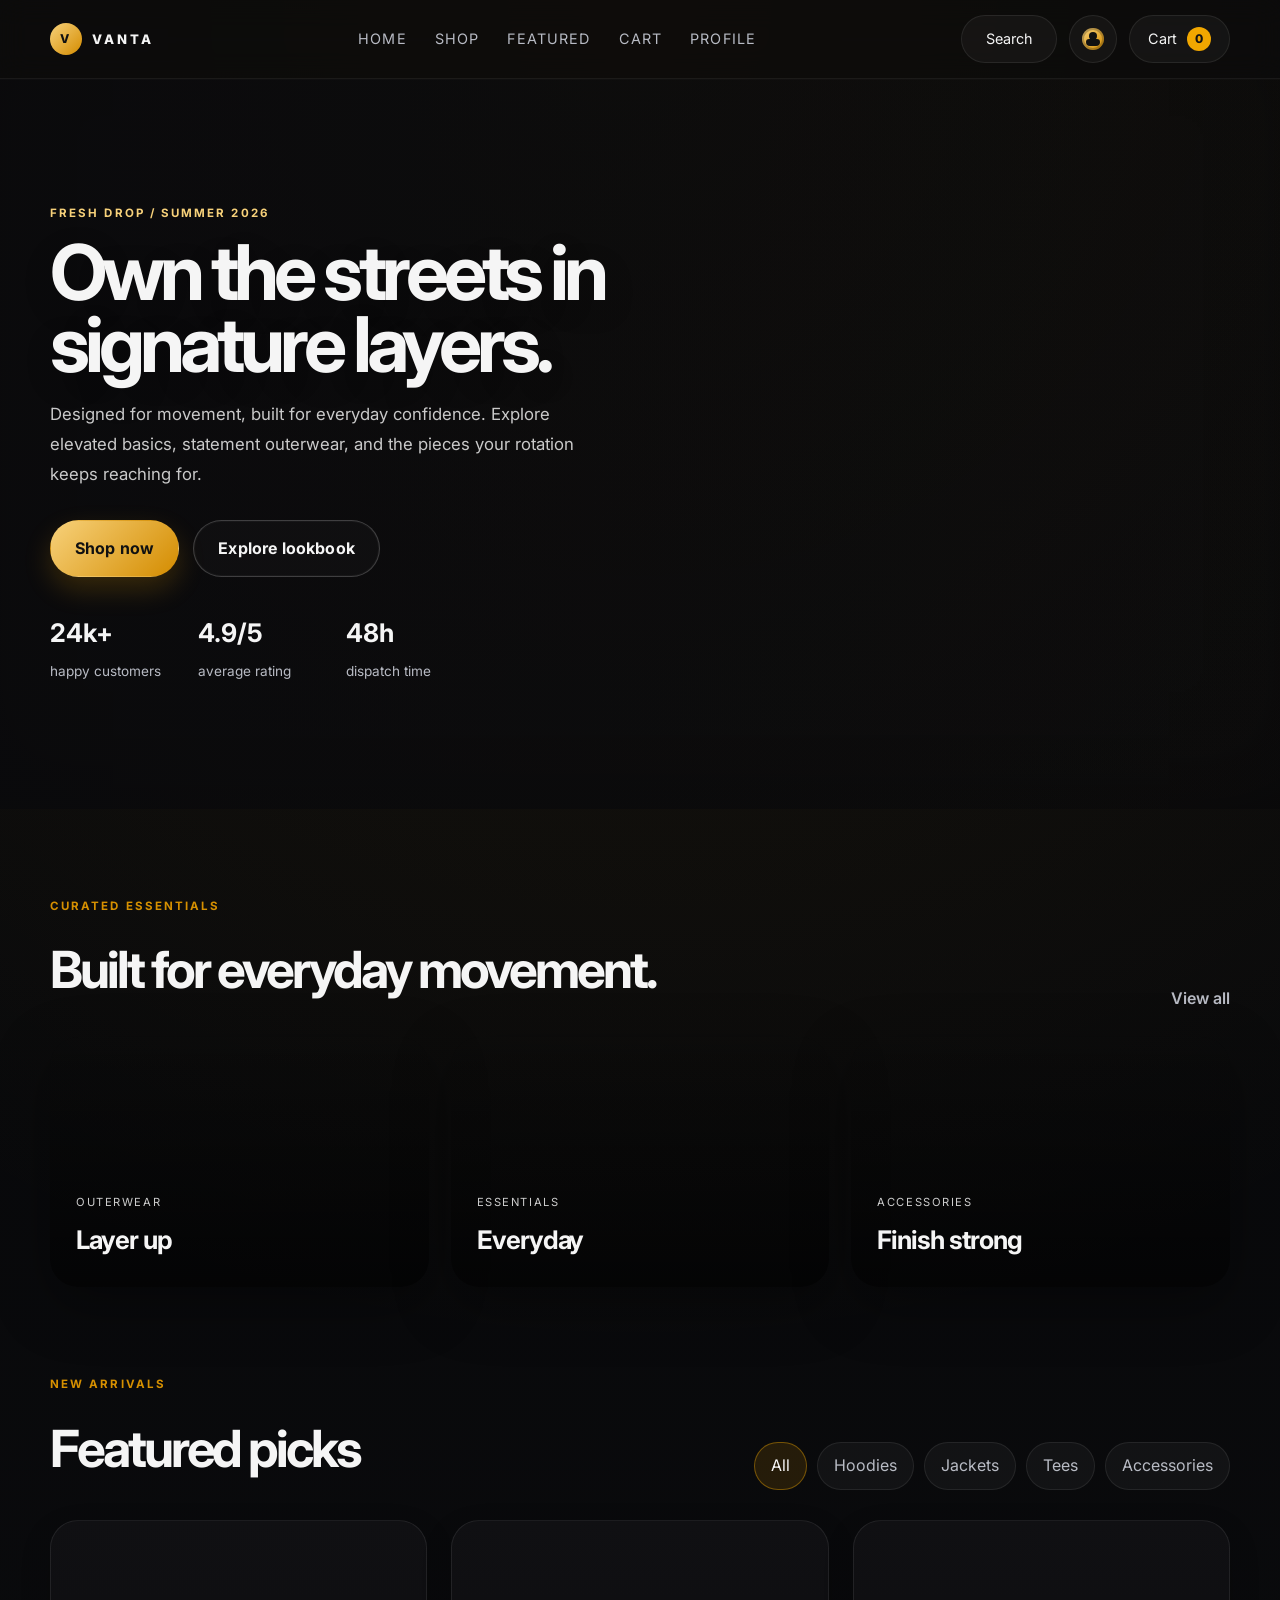
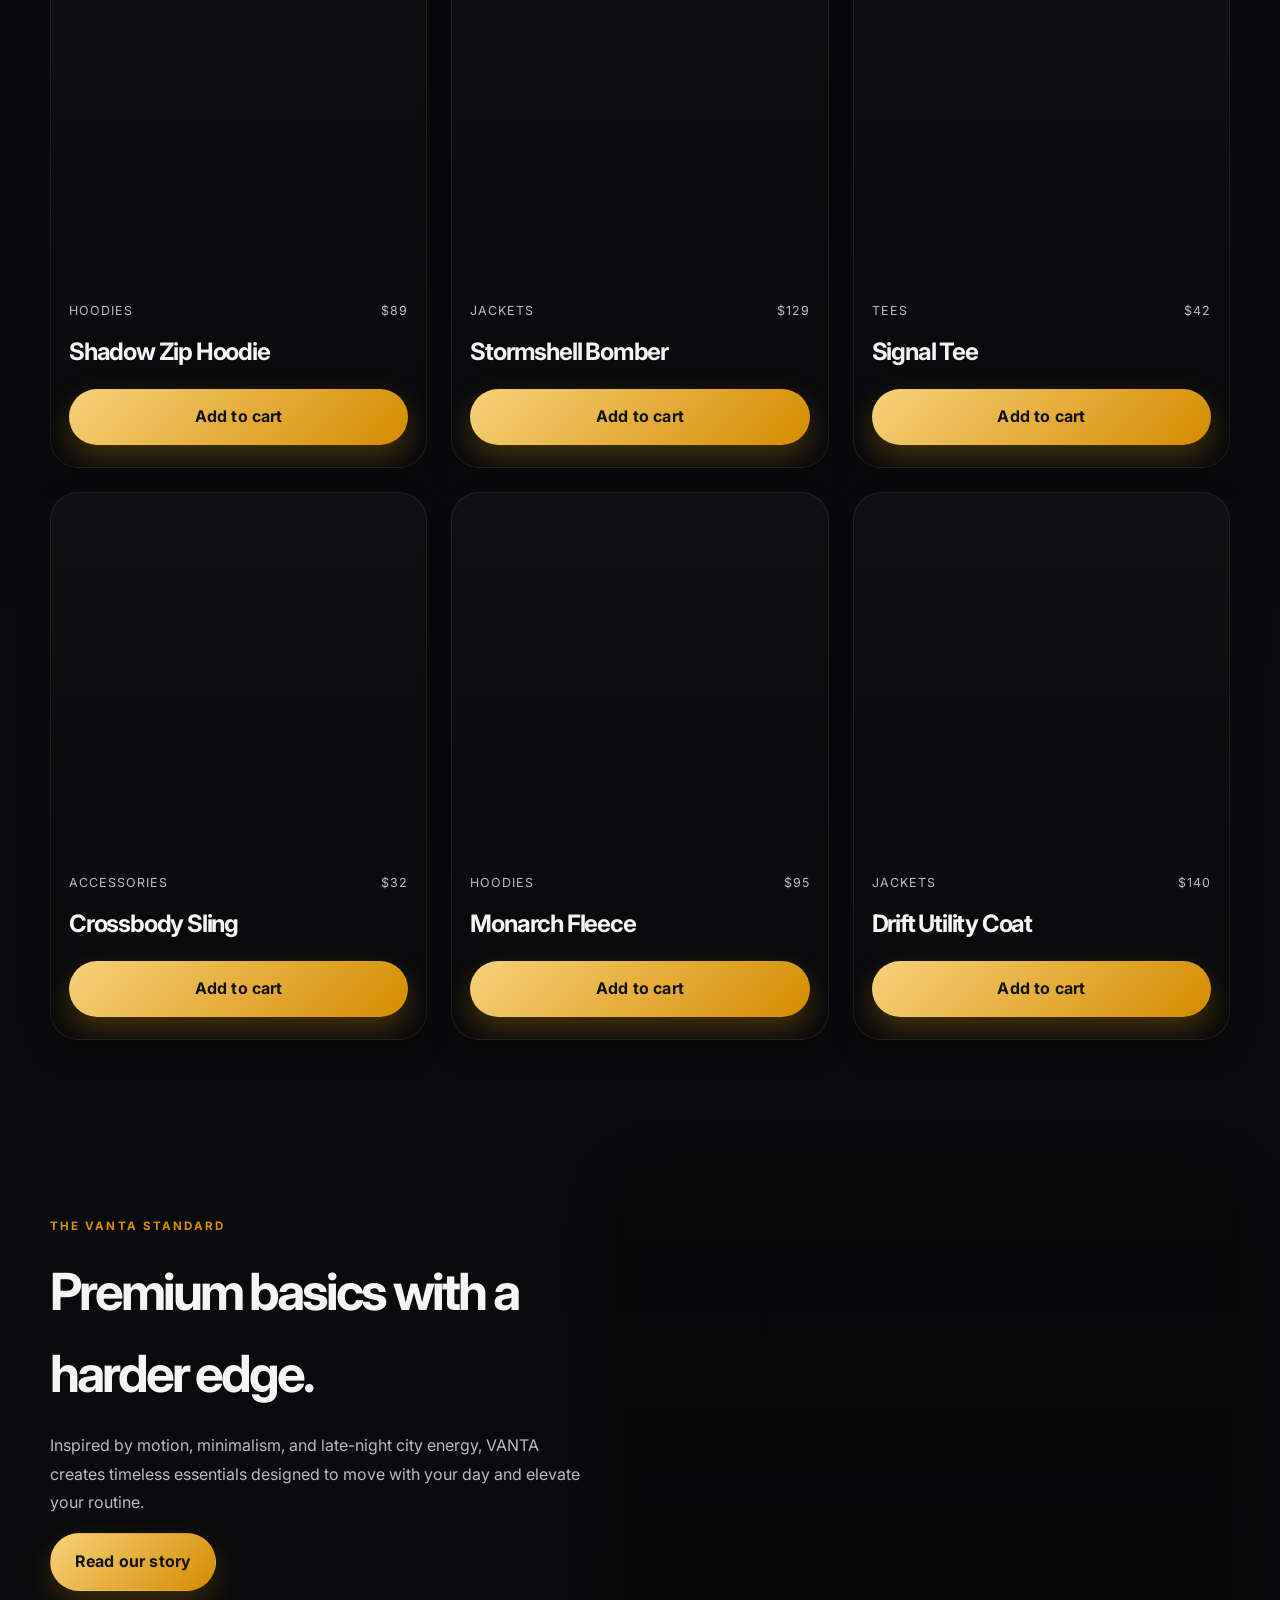
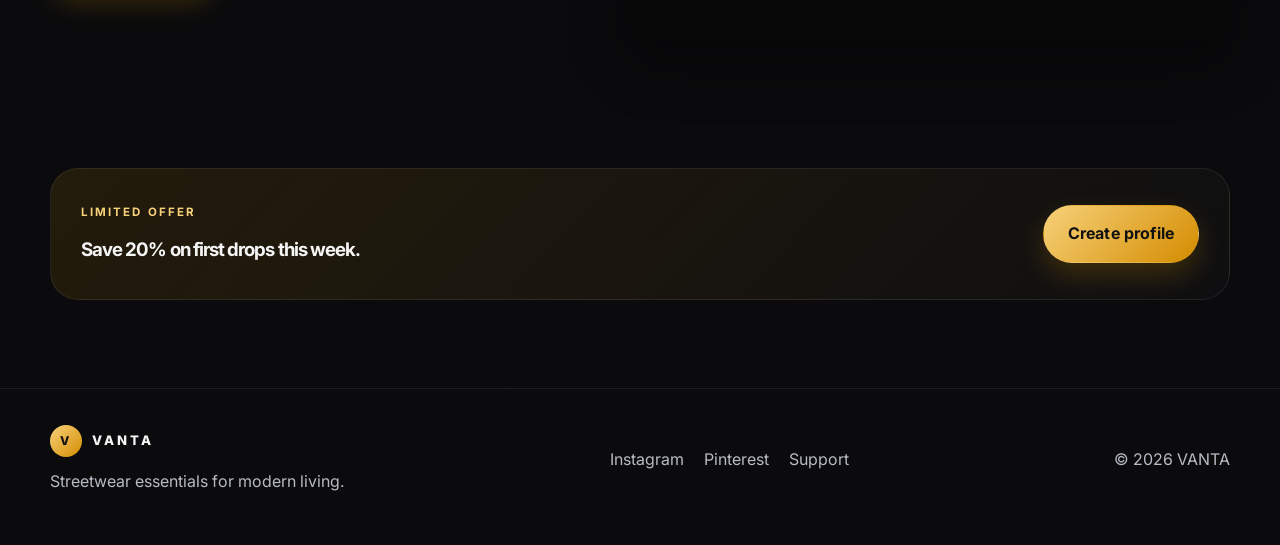
<file: index.html>
<!DOCTYPE html>
<html lang="en">
  <head>
    <meta charset="UTF-8" />
    <meta name="viewport" content="width=device-width, initial-scale=1.0" />
    <title>VANTA | Streetwear Essentials</title>
    <meta
      name="description"
      content="VANTA is a premium streetwear clothing brand blending comfort, edge, and everyday versatility."
    />
    <link rel="preconnect" href="https://fonts.googleapis.com" />
    <link rel="preconnect" href="https://fonts.gstatic.com" crossorigin />
    <link
      href="https://fonts.googleapis.com/css2?family=Inter:wght@400;500;600;700;800;900&display=swap"
      rel="stylesheet"
    />
    <link rel="stylesheet" href="styles.css" />
  </head>
  <body>
    <header class="site-header">
      <div class="container nav-wrap">
        <a class="brand-block" href="index.html" aria-label="VANTA home">
          <span class="brand-mark">V</span>
          <span class="brand-name">VANTA</span>
        </a>

        <nav class="main-nav" aria-label="Main navigation">
          <a href="index.html">Home</a>
          <a href="shop.html">Shop</a>
          <a href="product.html">Featured</a>
          <a href="cart.html">Cart</a>
          <a href="profile.html">Profile</a>
        </nav>

        <div class="nav-actions">
          <button class="search-toggle" type="button" aria-label="Open search" aria-expanded="false">Search</button>
          <div class="header-search" aria-live="polite">
            <input type="search" placeholder="Search VANTA" aria-label="Search VANTA" />
          </div>
          <a class="profile-icon-btn" href="profile.html" aria-label="Profile page">
            <span class="profile-icon" aria-hidden="true"></span>
          </a>
          <a class="cart-btn" href="cart.html" aria-label="Shopping cart">
            Cart
            <span class="cart-count" id="cartCount">0</span>
          </a>
        </div>
      </div>
    </header>

    <main>
      <section class="hero">
        <div class="hero-overlay"></div>
        <div class="container hero-inner">
          <div class="hero-copy">
            <p class="eyebrow">Fresh drop / Summer 2026</p>
            <h1>Own the streets in signature layers.</h1>
            <p class="hero-text">
              Designed for movement, built for everyday confidence. Explore elevated basics,
              statement outerwear, and the pieces your rotation keeps reaching for.
            </p>
            <div class="cta-row">
              <a class="primary-btn" href="shop.html">Shop now</a>
              <a class="secondary-btn" href="shop.html">Explore lookbook</a>
            </div>
            <ul class="hero-metrics" aria-label="Brand stats">
              <li><strong>24k+</strong><span>happy customers</span></li>
              <li><strong>4.9/5</strong><span>average rating</span></li>
              <li><strong>48h</strong><span>dispatch time</span></li>
            </ul>
          </div>
        </div>
      </section>

      <section class="section-intro container" id="collections">
        <div>
          <p class="eyebrow dark">Curated essentials</p>
          <h2>Built for everyday movement.</h2>
        </div>
        <a class="text-link" href="shop.html">View all</a>
      </section>

      <section class="category-strip container" aria-label="Categories">
        <a class="category-card card-one" href="shop.html">
          <div class="category-content">
            <p>Outerwear</p>
            <h3>Layer up</h3>
          </div>
        </a>
        <a class="category-card card-two" href="shop.html">
          <div class="category-content">
            <p>Essentials</p>
            <h3>Everyday</h3>
          </div>
        </a>
        <a class="category-card card-three" href="shop.html">
          <div class="category-content">
            <p>Accessories</p>
            <h3>Finish strong</h3>
          </div>
        </a>
      </section>

      <section class="featured container" id="featured">
        <div class="section-head">
          <div>
            <p class="eyebrow dark">New arrivals</p>
            <h2>Featured picks</h2>
          </div>

          <div class="filter-row" aria-label="Filter products">
            <button class="filter-btn active" type="button" data-filter="all">All</button>
            <button class="filter-btn" type="button" data-filter="hoodies">Hoodies</button>
            <button class="filter-btn" type="button" data-filter="jackets">Jackets</button>
            <button class="filter-btn" type="button" data-filter="tees">Tees</button>
            <button class="filter-btn" type="button" data-filter="accessories">Accessories</button>
          </div>
        </div>

        <div class="product-grid" id="productGrid">
          <article class="product-card" data-category="hoodies" data-product-id="shadow-hoodie" data-product-name="Shadow Zip Hoodie" data-product-price="89">
            <div class="product-image image-one"></div>
            <div class="product-info">
              <div class="product-meta"><span>Hoodies</span><span>$89</span></div>
              <h3>Shadow Zip Hoodie</h3>
              <button class="buy-btn" type="button" data-product-id="shadow-hoodie" data-name="Shadow Zip Hoodie" data-price="89">Add to cart</button>
            </div>
          </article>

          <article class="product-card" data-category="jackets" data-product-id="stormshell-bomber" data-product-name="Stormshell Bomber" data-product-price="129">
            <div class="product-image image-two"></div>
            <div class="product-info">
              <div class="product-meta"><span>Jackets</span><span>$129</span></div>
              <h3>Stormshell Bomber</h3>
              <button class="buy-btn" type="button" data-product-id="stormshell-bomber" data-name="Stormshell Bomber" data-price="129">Add to cart</button>
            </div>
          </article>

          <article class="product-card" data-category="tees" data-product-id="signal-tee" data-product-name="Signal Tee" data-product-price="42">
            <div class="product-image image-three"></div>
            <div class="product-info">
              <div class="product-meta"><span>Tees</span><span>$42</span></div>
              <h3>Signal Tee</h3>
              <button class="buy-btn" type="button" data-product-id="signal-tee" data-name="Signal Tee" data-price="42">Add to cart</button>
            </div>
          </article>

          <article class="product-card" data-category="accessories" data-product-id="crossbody-sling" data-product-name="Crossbody Sling" data-product-price="32">
            <div class="product-image image-four"></div>
            <div class="product-info">
              <div class="product-meta"><span>Accessories</span><span>$32</span></div>
              <h3>Crossbody Sling</h3>
              <button class="buy-btn" type="button" data-product-id="crossbody-sling" data-name="Crossbody Sling" data-price="32">Add to cart</button>
            </div>
          </article>

          <article class="product-card" data-category="hoodies" data-product-id="monarch-fleece" data-product-name="Monarch Fleece" data-product-price="95">
            <div class="product-image image-five"></div>
            <div class="product-info">
              <div class="product-meta"><span>Hoodies</span><span>$95</span></div>
              <h3>Monarch Fleece</h3>
              <button class="buy-btn" type="button" data-product-id="monarch-fleece" data-name="Monarch Fleece" data-price="95">Add to cart</button>
            </div>
          </article>

          <article class="product-card" data-category="jackets" data-product-id="drift-coat" data-product-name="Drift Utility Coat" data-product-price="140">
            <div class="product-image image-six"></div>
            <div class="product-info">
              <div class="product-meta"><span>Jackets</span><span>$140</span></div>
              <h3>Drift Utility Coat</h3>
              <button class="buy-btn" type="button" data-product-id="drift-coat" data-name="Drift Utility Coat" data-price="140">Add to cart</button>
            </div>
          </article>
        </div>
      </section>

      <section class="story-panel container" id="journal">
        <div class="story-copy">
          <p class="eyebrow dark">The VANTA standard</p>
          <h2>Premium basics with a harder edge.</h2>
          <p>
            Inspired by motion, minimalism, and late-night city energy, VANTA creates timeless
            essentials designed to move with your day and elevate your routine.
          </p>
          <a class="primary-btn" href="shop.html">Read our story</a>
        </div>
        <div class="story-visual" aria-label="Model wearing VANTA clothing"></div>
      </section>

      <section class="discount-banner container">
        <div>
          <p class="eyebrow">Limited offer</p>
          <h3>Save 20% on first drops this week.</h3>
        </div>
        <a class="primary-btn" href="profile.html#settings">Create profile</a>
      </section>
    </main>

    <footer class="site-footer">
      <div class="container footer-wrap">
        <div>
          <div class="brand-block footer-brand">
            <span class="brand-mark">V</span>
            <span class="brand-name">VANTA</span>
          </div>
          <p>Streetwear essentials for modern living.</p>
        </div>

        <div class="footer-links">
          <a href="#">Instagram</a>
          <a href="#">Pinterest</a>
          <a href="#">Support</a>
        </div>

        <p class="copyright">© <span id="year"></span> VANTA</p>
      </div>
    </footer>

    <script src="script.js"></script>
  </body>
</html>
</file>
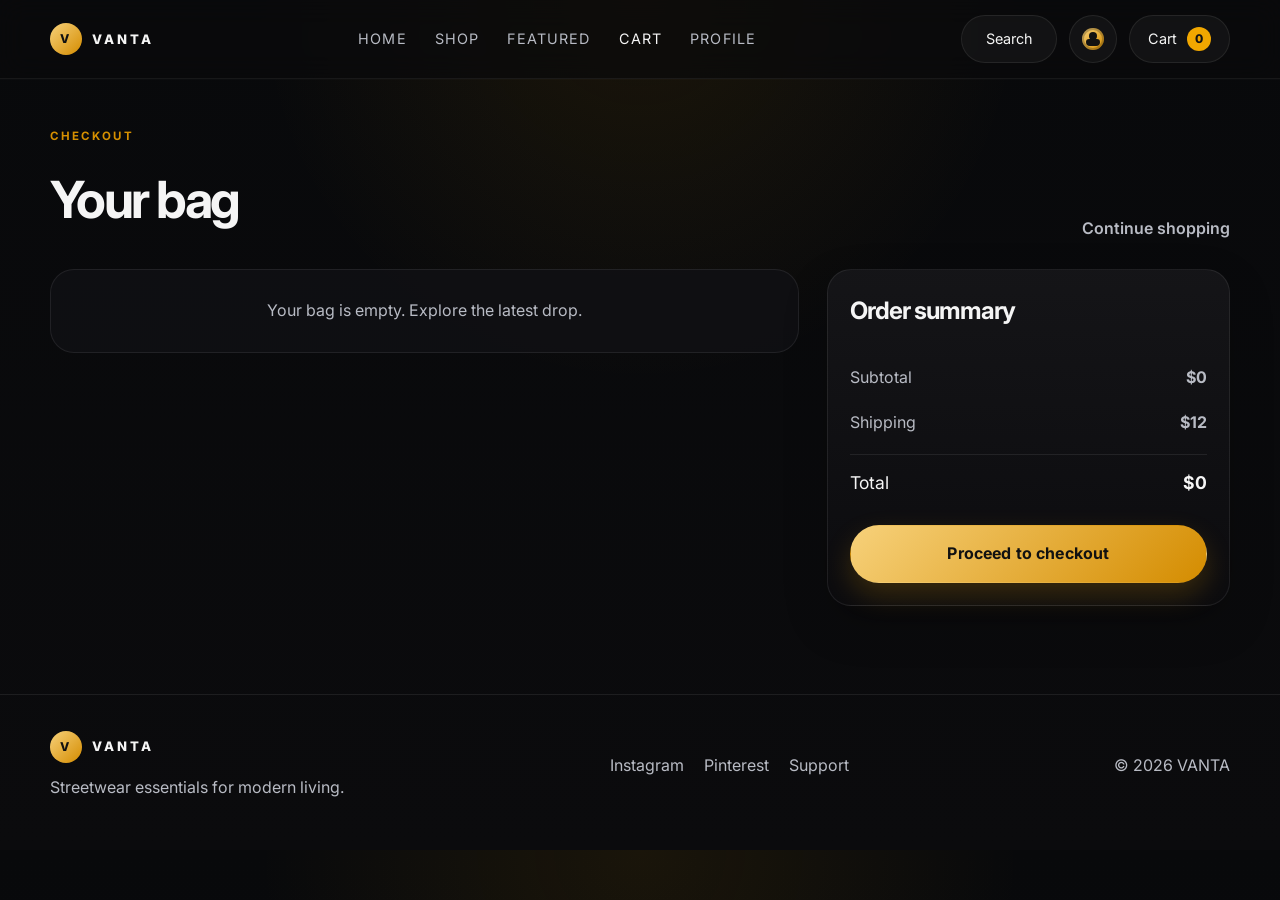
<file: cart.html>
<!DOCTYPE html>
<html lang="en">
  <head>
    <meta charset="UTF-8" />
    <meta name="viewport" content="width=device-width, initial-scale=1.0" />
    <title>Cart | VANTA</title>
    <link rel="preconnect" href="https://fonts.googleapis.com" />
    <link rel="preconnect" href="https://fonts.gstatic.com" crossorigin />
    <link
      href="https://fonts.googleapis.com/css2?family=Inter:wght@400;500;600;700;800;900&display=swap"
      rel="stylesheet"
    />
    <link rel="stylesheet" href="styles.css" />
  </head>
  <body>
    <header class="site-header">
      <div class="container nav-wrap">
        <a class="brand-block" href="index.html" aria-label="VANTA home">
          <span class="brand-mark">V</span>
          <span class="brand-name">VANTA</span>
        </a>

        <nav class="main-nav" aria-label="Main navigation">
          <a href="index.html">Home</a>
          <a href="shop.html">Shop</a>
          <a href="product.html">Featured</a>
          <a href="cart.html" class="active">Cart</a>
          <a href="profile.html">Profile</a>
        </nav>

        <div class="nav-actions">
          <button class="search-toggle" type="button" aria-label="Open search" aria-expanded="false">Search</button>
          <div class="header-search" aria-live="polite">
            <input type="search" placeholder="Search VANTA" aria-label="Search VANTA" />
          </div>
          <a class="profile-icon-btn" href="profile.html" aria-label="Profile page">
            <span class="profile-icon" aria-hidden="true"></span>
          </a>
          <a class="cart-btn" href="cart.html" aria-label="Shopping cart">
            Cart
            <span class="cart-count" id="cartCount">0</span>
          </a>
        </div>
      </div>
    </header>

    <main class="container cart-page">
      <section class="cart-header">
        <div>
          <p class="eyebrow dark">Checkout</p>
          <h1>Your bag</h1>
        </div>
        <a class="text-link" href="shop.html">Continue shopping</a>
      </section>

      <div class="cart-layout">
        <div class="cart-items" id="cartItems"></div>

        <aside class="summary-box">
          <h3>Order summary</h3>
          <div class="summary-row">
            <span>Subtotal</span>
            <strong id="subtotal">$0</strong>
          </div>
          <div class="summary-row">
            <span>Shipping</span>
            <strong>$12</strong>
          </div>
          <div class="summary-row total-row">
            <span>Total</span>
            <strong id="total">$0</strong>
          </div>
          <button class="primary-btn full-width" type="button">Proceed to checkout</button>
        </aside>
      </div>
    </main>

    <footer class="site-footer">
      <div class="container footer-wrap">
        <div>
          <div class="brand-block footer-brand">
            <span class="brand-mark">V</span>
            <span class="brand-name">VANTA</span>
          </div>
          <p>Streetwear essentials for modern living.</p>
        </div>

        <div class="footer-links">
          <a href="#">Instagram</a>
          <a href="#">Pinterest</a>
          <a href="#">Support</a>
        </div>

        <p class="copyright">© <span id="year"></span> VANTA</p>
      </div>
    </footer>

    <script src="script.js"></script>
  </body>
</html>
</file>
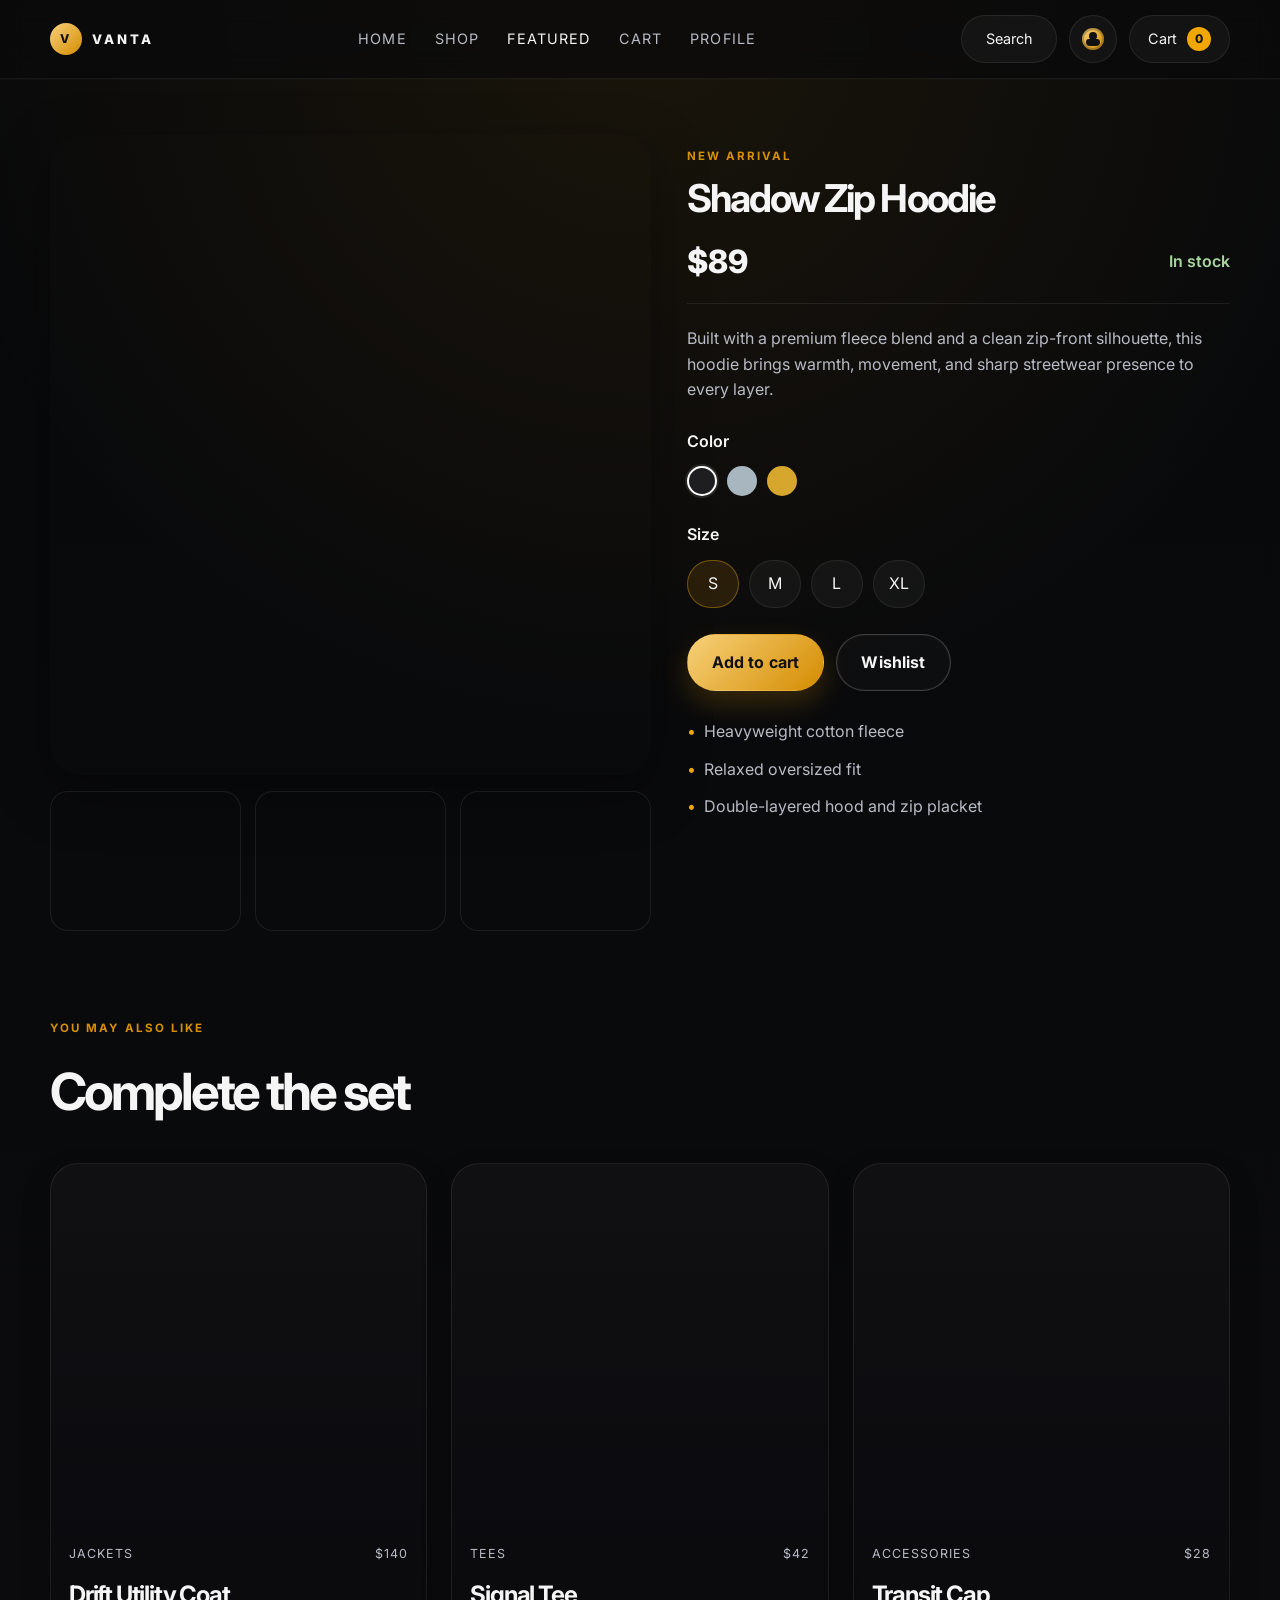
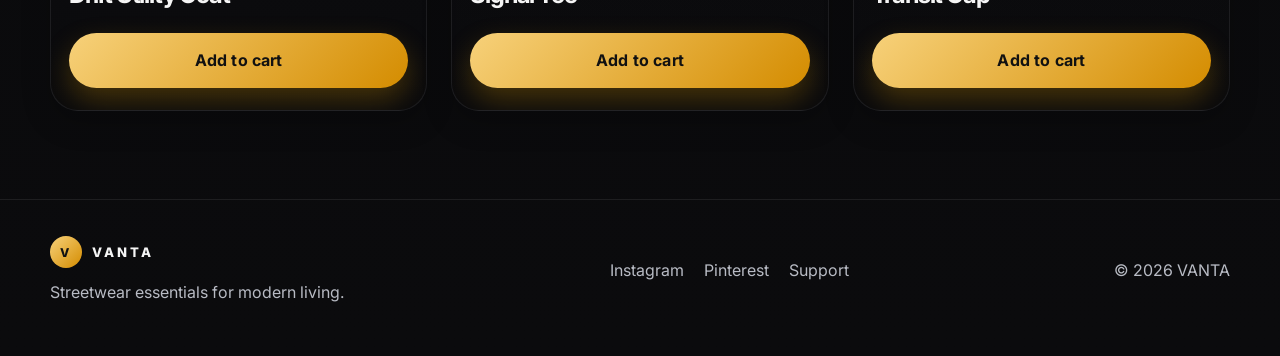
<file: product.html>
<!DOCTYPE html>
<html lang="en">
  <head>
    <meta charset="UTF-8" />
    <meta name="viewport" content="width=device-width, initial-scale=1.0" />
    <title>Shadow Zip Hoodie | VANTA</title>
    <link rel="preconnect" href="https://fonts.googleapis.com" />
    <link rel="preconnect" href="https://fonts.gstatic.com" crossorigin />
    <link
      href="https://fonts.googleapis.com/css2?family=Inter:wght@400;500;600;700;800;900&display=swap"
      rel="stylesheet"
    />
    <link rel="stylesheet" href="styles.css" />
  </head>
  <body>
    <header class="site-header">
      <div class="container nav-wrap">
        <a class="brand-block" href="index.html" aria-label="VANTA home">
          <span class="brand-mark">V</span>
          <span class="brand-name">VANTA</span>
        </a>

        <nav class="main-nav" aria-label="Main navigation">
          <a href="index.html">Home</a>
          <a href="shop.html">Shop</a>
          <a href="product.html" class="active">Featured</a>
          <a href="cart.html">Cart</a>
          <a href="profile.html">Profile</a>
        </nav>

        <div class="nav-actions">
          <button class="search-toggle" type="button" aria-label="Open search" aria-expanded="false">Search</button>
          <div class="header-search" aria-live="polite">
            <input type="search" placeholder="Search VANTA" aria-label="Search VANTA" />
          </div>
          <a class="profile-icon-btn" href="profile.html" aria-label="Profile page">
            <span class="profile-icon" aria-hidden="true"></span>
          </a>
          <a class="cart-btn" href="cart.html" aria-label="Shopping cart">
            Cart
            <span class="cart-count" id="cartCount">0</span>
          </a>
        </div>
      </div>
    </header>

    <main class="container product-page">
      <div class="product-gallery">
        <div class="gallery-main image-one"></div>
        <div class="gallery-thumbs">
          <div class="thumb image-two"></div>
          <div class="thumb image-three"></div>
          <div class="thumb image-five"></div>
        </div>
      </div>

      <div class="product-details">
        <p class="eyebrow dark">New arrival</p>
        <h1>Shadow Zip Hoodie</h1>
        <div class="price-row">
          <span class="price">$89</span>
          <span class="stock">In stock</span>
        </div>

        <p class="product-description">
          Built with a premium fleece blend and a clean zip-front silhouette, this hoodie brings
          warmth, movement, and sharp streetwear presence to every layer.
        </p>

        <div class="option-block">
          <span class="label">Color</span>
          <div class="swatches">
            <button class="swatch active" type="button" style="background:#1e1e21" aria-label="Black"></button>
            <button class="swatch" type="button" style="background:#a8b7bf" aria-label="Stone"></button>
            <button class="swatch" type="button" style="background:#d7a62d" aria-label="Gold"></button>
          </div>
        </div>

        <div class="option-block">
          <span class="label">Size</span>
          <div class="sizes">
            <button class="size-btn active" type="button">S</button>
            <button class="size-btn" type="button">M</button>
            <button class="size-btn" type="button">L</button>
            <button class="size-btn" type="button">XL</button>
          </div>
        </div>

        <div class="purchase-actions">
          <button class="primary-btn" type="button" data-product-id="shadow-hoodie" data-name="Shadow Zip Hoodie" data-price="89">Add to cart</button>
          <button class="secondary-btn" type="button" data-wishlist aria-pressed="false">Wishlist</button>
        </div>

        <ul class="feature-list">
          <li>Heavyweight cotton fleece</li>
          <li>Relaxed oversized fit</li>
          <li>Double-layered hood and zip placket</li>
        </ul>
      </div>
    </main>

    <section class="container related-products">
      <div class="section-head">
        <div>
          <p class="eyebrow dark">You may also like</p>
          <h2>Complete the set</h2>
        </div>
      </div>

      <div class="product-grid related-grid">
        <article class="product-card" data-product-id="drift-coat" data-product-name="Drift Utility Coat" data-product-price="140">
          <div class="product-image image-six"></div>
          <div class="product-info">
            <div class="product-meta"><span>Jackets</span><span>$140</span></div>
            <h3>Drift Utility Coat</h3>
            <button class="buy-btn" type="button" data-product-id="drift-coat" data-name="Drift Utility Coat" data-price="140">Add to cart</button>
          </div>
        </article>

        <article class="product-card" data-product-id="signal-tee" data-product-name="Signal Tee" data-product-price="42">
          <div class="product-image image-three"></div>
          <div class="product-info">
            <div class="product-meta"><span>Tees</span><span>$42</span></div>
            <h3>Signal Tee</h3>
            <button class="buy-btn" type="button" data-product-id="signal-tee" data-name="Signal Tee" data-price="42">Add to cart</button>
          </div>
        </article>

        <article class="product-card" data-product-id="transit-cap" data-product-name="Transit Cap" data-product-price="28">
          <div class="product-image image-eight"></div>
          <div class="product-info">
            <div class="product-meta"><span>Accessories</span><span>$28</span></div>
            <h3>Transit Cap</h3>
            <button class="buy-btn" type="button" data-product-id="transit-cap" data-name="Transit Cap" data-price="28">Add to cart</button>
          </div>
        </article>
      </div>
    </section>

    <footer class="site-footer">
      <div class="container footer-wrap">
        <div>
          <div class="brand-block footer-brand">
            <span class="brand-mark">V</span>
            <span class="brand-name">VANTA</span>
          </div>
          <p>Streetwear essentials for modern living.</p>
        </div>

        <div class="footer-links">
          <a href="#">Instagram</a>
          <a href="#">Pinterest</a>
          <a href="#">Support</a>
        </div>

        <p class="copyright">© <span id="year"></span> VANTA</p>
      </div>
    </footer>

    <script src="script.js"></script>
  </body>
</html>
</file>
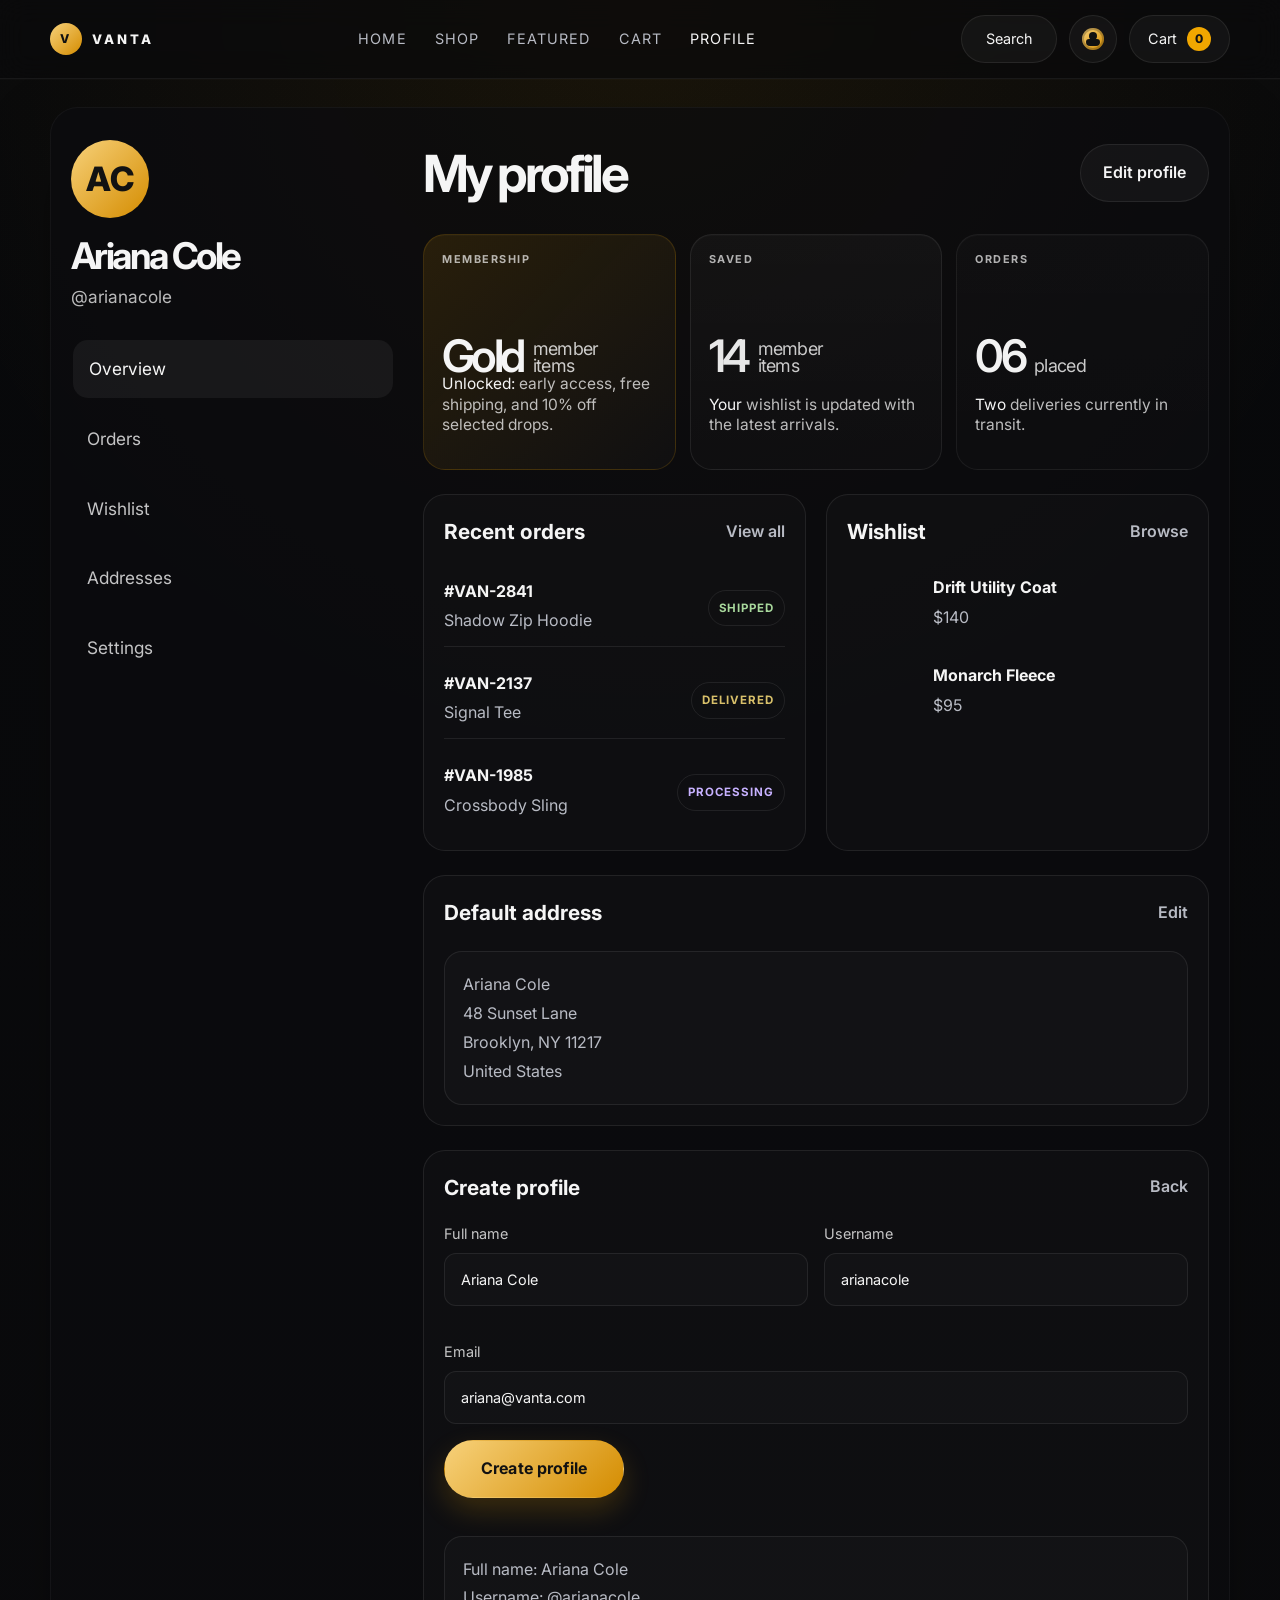
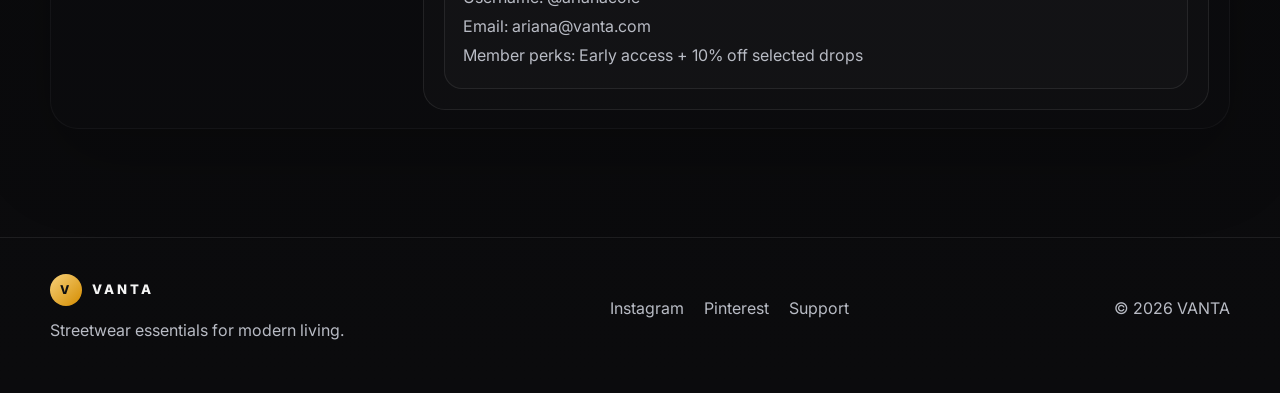
<file: profile.html>
<!DOCTYPE html>
<html lang="en">
  <head>
    <meta charset="UTF-8" />
    <meta name="viewport" content="width=device-width, initial-scale=1.0" />
    <title>Profile | VANTA</title>
    <link rel="preconnect" href="https://fonts.googleapis.com" />
    <link rel="preconnect" href="https://fonts.gstatic.com" crossorigin />
    <link
      href="https://fonts.googleapis.com/css2?family=Inter:wght@400;500;600;700;800;900&display=swap"
      rel="stylesheet"
    />
    <link rel="stylesheet" href="styles.css" />
  </head>
  <body>
    <header class="site-header">
      <div class="container nav-wrap">
        <a class="brand-block" href="index.html" aria-label="VANTA home">
          <span class="brand-mark">V</span>
          <span class="brand-name">VANTA</span>
        </a>

        <nav class="main-nav" aria-label="Main navigation">
          <a href="index.html">Home</a>
          <a href="shop.html">Shop</a>
          <a href="product.html">Featured</a>
          <a href="cart.html">Cart</a>
          <a href="profile.html" class="active">Profile</a>
        </nav>

        <div class="nav-actions">
          <button class="search-toggle" type="button" aria-label="Open search" aria-expanded="false">Search</button>
          <div class="header-search" aria-live="polite">
            <input type="search" placeholder="Search VANTA" aria-label="Search VANTA" />
          </div>
          <a class="profile-icon-btn" href="profile.html" aria-label="Profile page">
            <span class="profile-icon" aria-hidden="true"></span>
          </a>
          <a class="cart-btn" href="cart.html" aria-label="Shopping cart">
            Cart
            <span class="cart-count" id="cartCount">0</span>
          </a>
        </div>
      </div>
    </header>

    <main class="container profile-page">
      <section class="profile-shell">
        <aside class="profile-sidebar">
          <div class="profile-avatar">A</div>
          <div class="profile-user">
            <h2 id="profileDisplayName">Ariana Cole</h2>
            <p id="profileDisplayHandle">@arianacole</p>
          </div>

          <nav class="profile-side-nav" aria-label="Profile menu">
            <a class="active" href="#overview">Overview</a>
            <a href="#orders">Orders</a>
            <a href="#wishlist">Wishlist</a>
            <a href="#addresses">Addresses</a>
            <a href="#settings">Settings</a>
          </nav>
        </aside>

        <div class="profile-content" id="overview">
          <div class="profile-topbar">
            <h1>My profile</h1>
            <a class="profile-edit-btn" href="#settings">Edit profile</a>
          </div>

          <div class="profile-grid">
            <article class="profile-card highlight-card">
              <div class="card-label">Membership</div>
              <div class="stat-stack">
                <div class="stat-main">Gold</div>
                <div class="big-copy">member<br />items</div>
              </div>
              <p class="card-note"><span>Unlocked:</span> early access, free shipping, and 10% off selected drops.</p>
            </article>

            <article class="profile-card">
              <div class="card-label">Saved</div>
              <div class="stat-stack">
                <div class="stat-main">14</div>
                <div class="big-copy">member<br />items</div>
              </div>
              <p class="card-note"><span>Your</span> wishlist is updated with the latest arrivals.</p>
            </article>

            <article class="profile-card">
              <div class="card-label">Orders</div>
              <div class="stat-stack">
                <div class="stat-main">06</div>
                <div class="big-copy">placed</div>
              </div>
              <p class="card-note"><span>Two</span> deliveries currently in transit.</p>
            </article>
          </div>

          <div class="profile-panels">
            <section class="profile-panel" id="orders">
              <div class="panel-head">
                <h3>Recent orders</h3>
                <a href="shop.html">View all</a>
              </div>

              <ul class="order-list">
                <li>
                  <div>
                    <strong>#VAN-2841</strong>
                    <span>Shadow Zip Hoodie</span>
                  </div>
                  <span class="status shipped">Shipped</span>
                </li>
                <li>
                  <div>
                    <strong>#VAN-2137</strong>
                    <span>Signal Tee</span>
                  </div>
                  <span class="status delivered">Delivered</span>
                </li>
                <li>
                  <div>
                    <strong>#VAN-1985</strong>
                    <span>Crossbody Sling</span>
                  </div>
                  <span class="status processing">Processing</span>
                </li>
              </ul>
            </section>

            <section class="profile-panel" id="wishlist">
              <div class="panel-head">
                <h3>Wishlist</h3>
                <a href="shop.html">Browse</a>
              </div>

              <div class="wishlist-items">
                <div class="wishlist-item">
                  <div class="wishlist-thumb image-six"></div>
                  <div>
                    <strong>Drift Utility Coat</strong>
                    <p>$140</p>
                  </div>
                </div>
                <div class="wishlist-item">
                  <div class="wishlist-thumb image-five"></div>
                  <div>
                    <strong>Monarch Fleece</strong>
                    <p>$95</p>
                  </div>
                </div>
              </div>
            </section>
          </div>

          <section class="profile-panel" id="addresses">
            <div class="panel-head">
              <h3>Default address</h3>
              <a href="#settings">Edit</a>
            </div>

            <div class="address-box">
              <p>Ariana Cole</p>
              <p>48 Sunset Lane</p>
              <p>Brooklyn, NY 11217</p>
              <p>United States</p>
            </div>
          </section>

          <section class="profile-panel" id="settings">
            <div class="panel-head">
              <h3>Create profile</h3>
              <a href="#overview">Back</a>
            </div>

            <form id="profileForm" class="profile-form">
              <div class="form-grid">
                <label class="profile-field">
                  <span>Full name</span>
                  <input type="text" id="fullName" name="fullName" placeholder="Your full name" required />
                </label>
                <label class="profile-field">
                  <span>Username</span>
                  <input type="text" id="username" name="username" placeholder="@username" required />
                </label>
                <label class="profile-field full-width">
                  <span>Email</span>
                  <input type="email" id="email" name="email" placeholder="name@email.com" required />
                </label>
              </div>
              <button class="primary-btn profile-submit" type="submit">Create profile</button>
              <p class="profile-success" id="profileSuccess" aria-live="polite"></p>
            </form>

            <div class="address-box" id="profileSummary">
              <p>Full name: Ariana Cole</p>
              <p>Username: @arianacole</p>
              <p>Email: ariana@vanta.com</p>
              <p>Member perks: Early access + 10% off selected drops</p>
            </div>
          </section>
        </div>
      </section>
    </main>

    <footer class="site-footer">
      <div class="container footer-wrap">
        <div>
          <div class="brand-block footer-brand">
            <span class="brand-mark">V</span>
            <span class="brand-name">VANTA</span>
          </div>
          <p>Streetwear essentials for modern living.</p>
        </div>

        <div class="footer-links">
          <a href="#">Instagram</a>
          <a href="#">Pinterest</a>
          <a href="#">Support</a>
        </div>

        <p class="copyright">© <span id="year"></span> VANTA</p>
      </div>
    </footer>

    <script src="script.js"></script>
  </body>
</html>
</file>
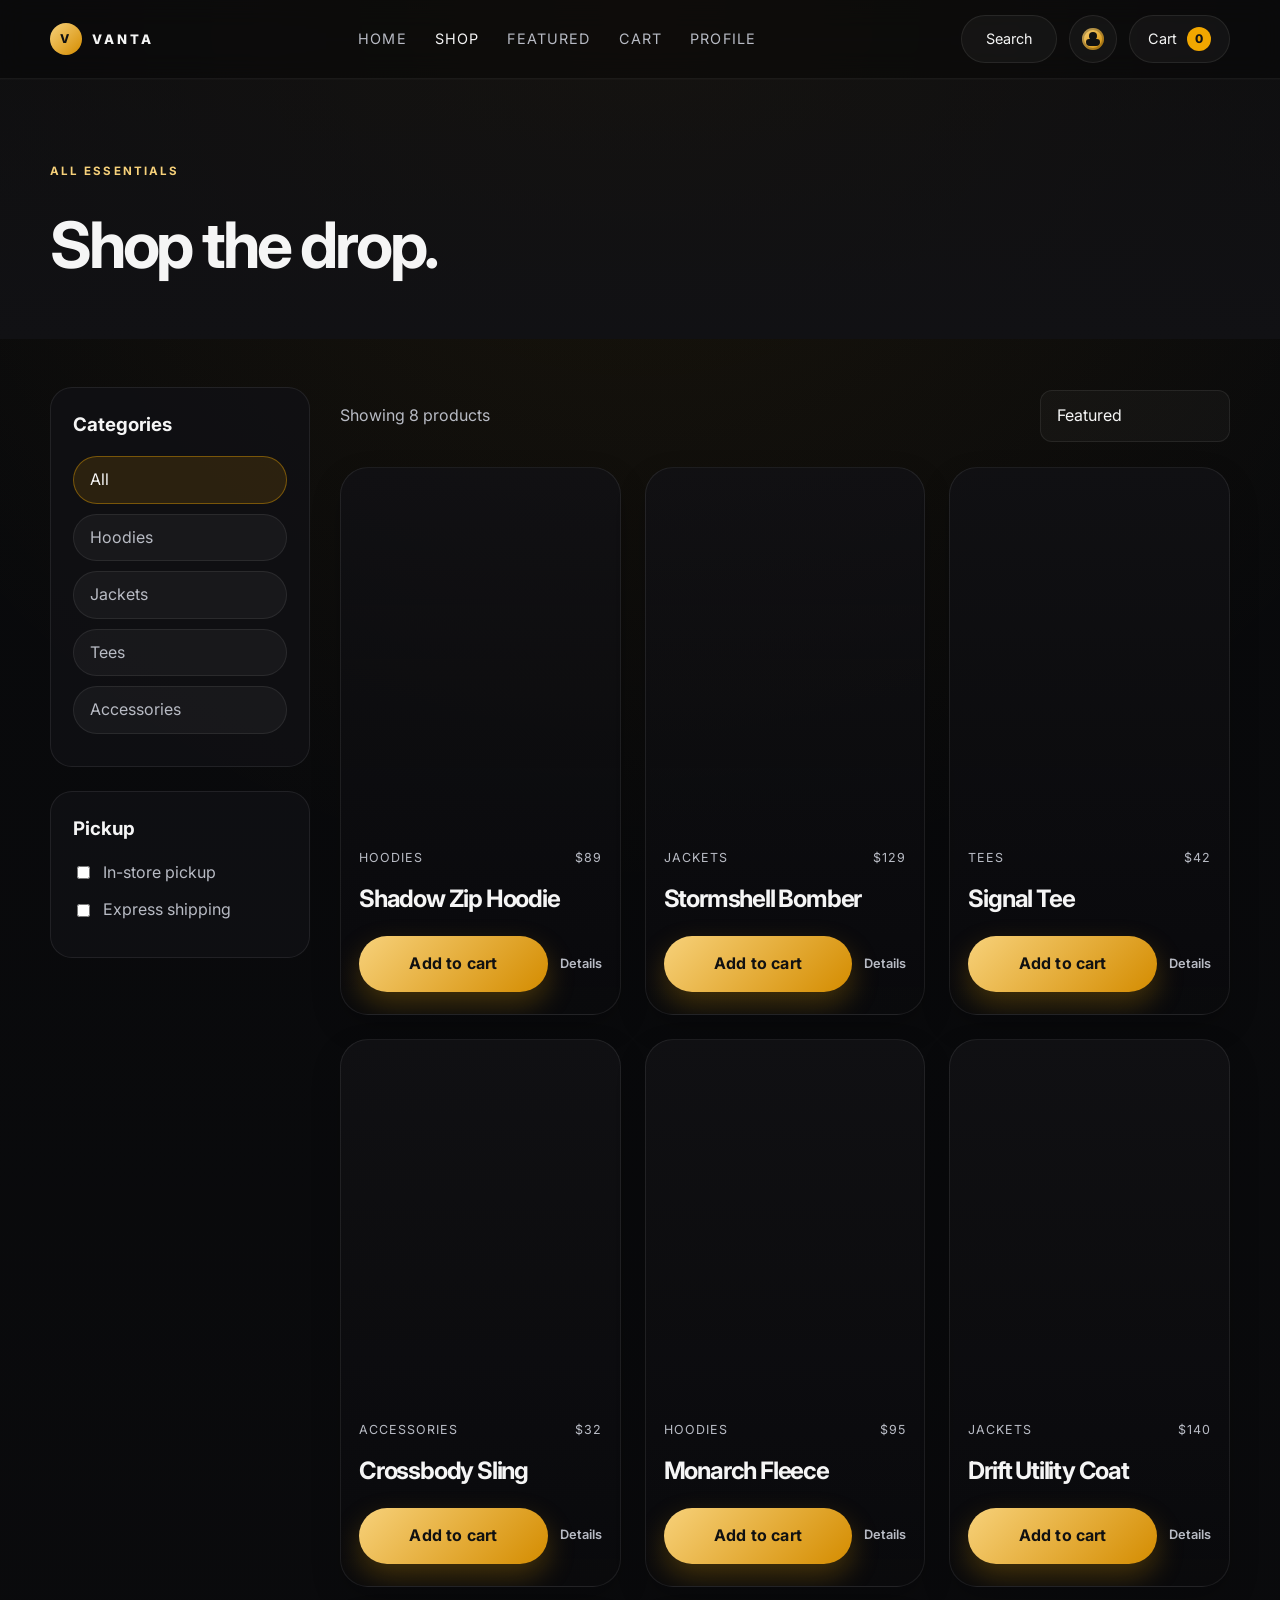
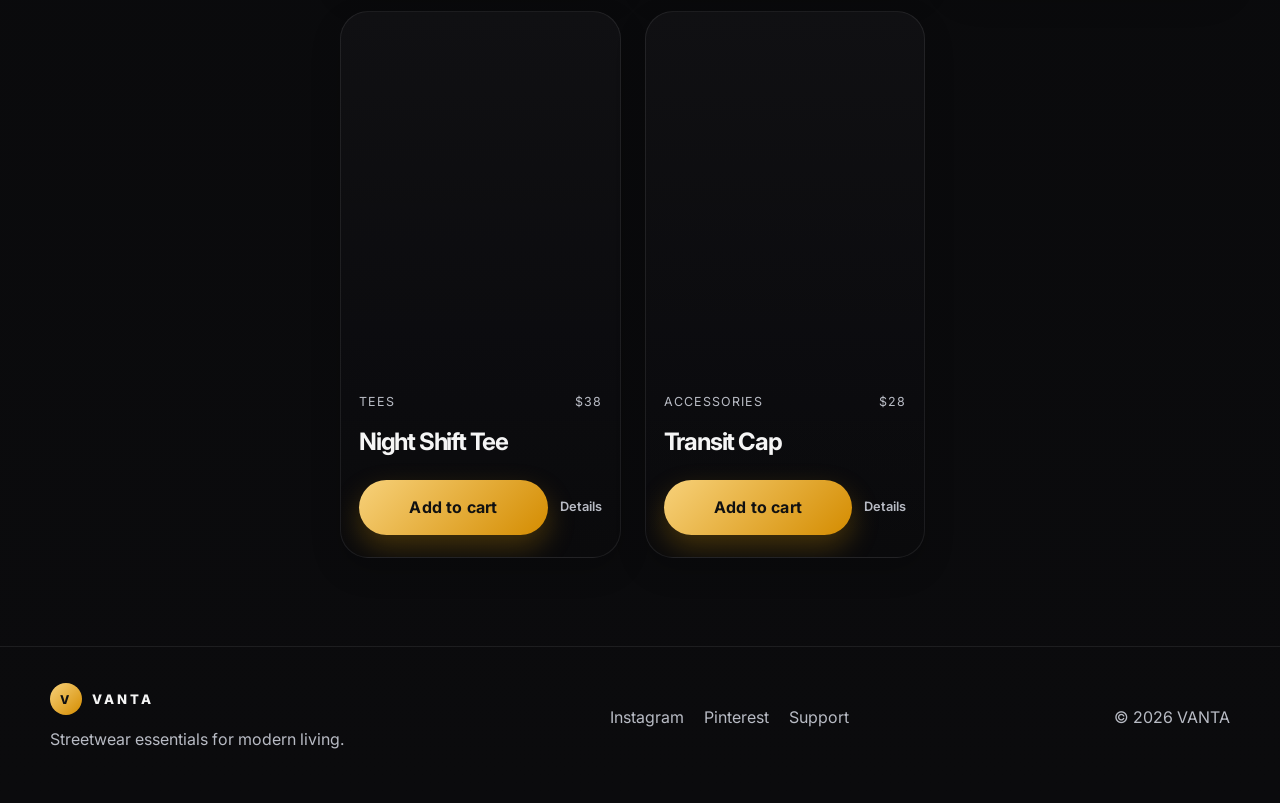
<file: shop.html>
<!DOCTYPE html>
<html lang="en">
  <head>
    <meta charset="UTF-8" />
    <meta name="viewport" content="width=device-width, initial-scale=1.0" />
    <title>Shop | VANTA</title>
    <link rel="preconnect" href="https://fonts.googleapis.com" />
    <link rel="preconnect" href="https://fonts.gstatic.com" crossorigin />
    <link
      href="https://fonts.googleapis.com/css2?family=Inter:wght@400;500;600;700;800;900&display=swap"
      rel="stylesheet"
    />
    <link rel="stylesheet" href="styles.css" />
  </head>
  <body>
    <header class="site-header">
      <div class="container nav-wrap">
        <a class="brand-block" href="index.html" aria-label="VANTA home">
          <span class="brand-mark">V</span>
          <span class="brand-name">VANTA</span>
        </a>

        <nav class="main-nav" aria-label="Main navigation">
          <a href="index.html">Home</a>
          <a href="shop.html" class="active">Shop</a>
          <a href="product.html">Featured</a>
          <a href="cart.html">Cart</a>
          <a href="profile.html">Profile</a>
        </nav>

        <div class="nav-actions">
          <button class="search-toggle" type="button" aria-label="Open search" aria-expanded="false">Search</button>
          <div class="header-search" aria-live="polite">
            <input type="search" placeholder="Search VANTA" aria-label="Search VANTA" />
          </div>
          <a class="profile-icon-btn" href="profile.html" aria-label="Profile page">
            <span class="profile-icon" aria-hidden="true"></span>
          </a>
          <a class="cart-btn" href="cart.html" aria-label="Shopping cart">
            Cart
            <span class="cart-count" id="cartCount">0</span>
          </a>
        </div>
      </div>
    </header>

    <main>
      <section class="page-hero shop-hero">
        <div class="container page-hero-inner">
          <p class="eyebrow">All essentials</p>
          <h1>Shop the drop.</h1>
        </div>
      </section>

      <section class="container shop-layout">
        <aside class="shop-sidebar">
          <div class="sidebar-block">
            <h3>Categories</h3>
            <button class="filter-btn active" type="button" data-filter="all">All</button>
            <button class="filter-btn" type="button" data-filter="hoodies">Hoodies</button>
            <button class="filter-btn" type="button" data-filter="jackets">Jackets</button>
            <button class="filter-btn" type="button" data-filter="tees">Tees</button>
            <button class="filter-btn" type="button" data-filter="accessories">Accessories</button>
          </div>

          <div class="sidebar-block">
            <h3>Pickup</h3>
            <label class="checkbox-row"><input type="checkbox" /> In-store pickup</label>
            <label class="checkbox-row"><input type="checkbox" /> Express shipping</label>
          </div>
        </aside>

        <div class="shop-content">
          <div class="shop-toolbar">
            <p>Showing 8 products</p>
            <div class="sort-menu">
              <button class="sort-toggle" type="button" aria-expanded="false" aria-label="Sort products">Featured</button>
              <div class="sort-panel" aria-live="polite">
                <button class="sort-option active" type="button" data-sort="featured">Featured</button>
                <button class="sort-option" type="button" data-sort="low-high">Price: Low to High</button>
                <button class="sort-option" type="button" data-sort="high-low">Price: High to Low</button>
                <button class="sort-option" type="button" data-sort="newest">Newest</button>
              </div>
            </div>
          </div>

          <div class="product-grid shop-grid">
            <article class="product-card" data-category="hoodies" data-product-id="shadow-hoodie" data-product-name="Shadow Zip Hoodie" data-product-price="89">
              <div class="product-image image-one"></div>
              <div class="product-info">
                <div class="product-meta"><span>Hoodies</span><span>$89</span></div>
                <h3>Shadow Zip Hoodie</h3>
                <div class="card-actions">
                  <button class="buy-btn" type="button" data-product-id="shadow-hoodie" data-name="Shadow Zip Hoodie" data-price="89">Add to cart</button>
                  <a class="mini-link" href="product.html?id=shadow-hoodie" data-product-link="shadow-hoodie">Details</a>
                </div>
              </div>
            </article>

            <article class="product-card" data-category="jackets" data-product-id="stormshell-bomber" data-product-name="Stormshell Bomber" data-product-price="129">
              <div class="product-image image-two"></div>
              <div class="product-info">
                <div class="product-meta"><span>Jackets</span><span>$129</span></div>
                <h3>Stormshell Bomber</h3>
                <div class="card-actions">
                  <button class="buy-btn" type="button" data-product-id="stormshell-bomber" data-name="Stormshell Bomber" data-price="129">Add to cart</button>
                  <a class="mini-link" href="product.html?id=stormshell-bomber" data-product-link="stormshell-bomber">Details</a>
                </div>
              </div>
            </article>

            <article class="product-card" data-category="tees" data-product-id="signal-tee" data-product-name="Signal Tee" data-product-price="42">
              <div class="product-image image-three"></div>
              <div class="product-info">
                <div class="product-meta"><span>Tees</span><span>$42</span></div>
                <h3>Signal Tee</h3>
                <div class="card-actions">
                  <button class="buy-btn" type="button" data-product-id="signal-tee" data-name="Signal Tee" data-price="42">Add to cart</button>
                  <a class="mini-link" href="product.html?id=signal-tee" data-product-link="signal-tee">Details</a>
                </div>
              </div>
            </article>

            <article class="product-card" data-category="accessories" data-product-id="crossbody-sling" data-product-name="Crossbody Sling" data-product-price="32">
              <div class="product-image image-four"></div>
              <div class="product-info">
                <div class="product-meta"><span>Accessories</span><span>$32</span></div>
                <h3>Crossbody Sling</h3>
                <div class="card-actions">
                  <button class="buy-btn" type="button" data-product-id="crossbody-sling" data-name="Crossbody Sling" data-price="32">Add to cart</button>
                  <a class="mini-link" href="product.html?id=crossbody-sling" data-product-link="crossbody-sling">Details</a>
                </div>
              </div>
            </article>

            <article class="product-card" data-category="hoodies" data-product-id="monarch-fleece" data-product-name="Monarch Fleece" data-product-price="95">
              <div class="product-image image-five"></div>
              <div class="product-info">
                <div class="product-meta"><span>Hoodies</span><span>$95</span></div>
                <h3>Monarch Fleece</h3>
                <div class="card-actions">
                  <button class="buy-btn" type="button" data-product-id="monarch-fleece" data-name="Monarch Fleece" data-price="95">Add to cart</button>
                  <a class="mini-link" href="product.html?id=monarch-fleece" data-product-link="monarch-fleece">Details</a>
                </div>
              </div>
            </article>

            <article class="product-card" data-category="jackets" data-product-id="drift-coat" data-product-name="Drift Utility Coat" data-product-price="140">
              <div class="product-image image-six"></div>
              <div class="product-info">
                <div class="product-meta"><span>Jackets</span><span>$140</span></div>
                <h3>Drift Utility Coat</h3>
                <div class="card-actions">
                  <button class="buy-btn" type="button" data-product-id="drift-coat" data-name="Drift Utility Coat" data-price="140">Add to cart</button>
                  <a class="mini-link" href="product.html?id=drift-coat" data-product-link="drift-coat">Details</a>
                </div>
              </div>
            </article>

            <article class="product-card" data-category="tees" data-product-id="night-shift-tee" data-product-name="Night Shift Tee" data-product-price="38">
              <div class="product-image image-seven"></div>
              <div class="product-info">
                <div class="product-meta"><span>Tees</span><span>$38</span></div>
                <h3>Night Shift Tee</h3>
                <div class="card-actions">
                  <button class="buy-btn" type="button" data-product-id="night-shift-tee" data-name="Night Shift Tee" data-price="38">Add to cart</button>
                  <a class="mini-link" href="product.html?id=night-shift-tee" data-product-link="night-shift-tee">Details</a>
                </div>
              </div>
            </article>

            <article class="product-card" data-category="accessories" data-product-id="transit-cap" data-product-name="Transit Cap" data-product-price="28">
              <div class="product-image image-eight"></div>
              <div class="product-info">
                <div class="product-meta"><span>Accessories</span><span>$28</span></div>
                <h3>Transit Cap</h3>
                <div class="card-actions">
                  <button class="buy-btn" type="button" data-product-id="transit-cap" data-name="Transit Cap" data-price="28">Add to cart</button>
                  <a class="mini-link" href="product.html?id=transit-cap" data-product-link="transit-cap">Details</a>
                </div>
              </div>
            </article>
          </div>
        </div>
      </section>
    </main>

    <footer class="site-footer">
      <div class="container footer-wrap">
        <div>
          <div class="brand-block footer-brand">
            <span class="brand-mark">V</span>
            <span class="brand-name">VANTA</span>
          </div>
          <p>Streetwear essentials for modern living.</p>
        </div>

        <div class="footer-links">
          <a href="#">Instagram</a>
          <a href="#">Pinterest</a>
          <a href="#">Support</a>
        </div>

        <p class="copyright">© <span id="year"></span> VANTA</p>
      </div>
    </footer>

    <script src="script.js"></script>
  </body>
</html>
</file>
<file: styles.css>
:root {
  --bg: #0b0b0d;
  --bg-deep: #08090b;
  --panel: rgba(24, 24, 29, 0.82);
  --panel-soft: rgba(255, 255, 255, 0.04);
  --card: rgba(18, 19, 22, 0.9);
  --text: #f5f5f5;
  --muted: #b8bbc4;
  --line: rgba(255, 255, 255, 0.08);
  --accent: #f1a700;
  --accent-soft: rgba(241, 167, 0, 0.12);
  --shadow: 0 18px 56px rgba(0, 0, 0, 0.35);
  --shadow-soft: 0 12px 30px rgba(0, 0, 0, 0.2);
}

* {
  box-sizing: border-box;
}

html {
  scroll-behavior: smooth;
}

body {
  margin: 0;
  font-family: "Inter", sans-serif;
  background:
    radial-gradient(circle at top, rgba(241, 167, 0, 0.08), transparent 36%),
    linear-gradient(180deg, var(--bg-deep), var(--bg));
  color: var(--text);
  line-height: 1.6;
}

a {
  color: inherit;
  text-decoration: none;
}

button,
select,
input {
  font: inherit;
}

img {
  max-width: 100%;
  display: block;
}

.container {
  width: min(1180px, calc(100% - 32px));
  margin: 0 auto;
}

.site-header {
  position: sticky;
  top: 0;
  z-index: 20;
  backdrop-filter: blur(14px);
  background: rgba(10, 10, 12, 0.72);
  border-bottom: 1px solid rgba(255, 255, 255, 0.06);
  box-shadow: 0 1px 0 rgba(255,255,255,0.02);
}

.nav-wrap {
  height: 78px;
  display: flex;
  align-items: center;
  justify-content: space-between;
  gap: 22px;
}

.brand-block {
  display: inline-flex;
  align-items: center;
  gap: 10px;
  font-weight: 800;
  letter-spacing: 0.18em;
  text-transform: uppercase;
}

.brand-mark {
  width: 32px;
  height: 32px;
  display: inline-grid;
  place-items: center;
  background: linear-gradient(135deg, #f7d17a, #d48c00);
  color: #111;
  border-radius: 50%;
  font-size: 0.76rem;
}

.brand-name {
  font-size: 0.82rem;
}

.main-nav {
  display: flex;
  align-items: center;
  justify-content: center;
  gap: 28px;
  color: var(--muted);
  font-size: 0.9rem;
  letter-spacing: 0.08em;
  text-transform: uppercase;
}

.main-nav a.active,
.main-nav a:hover,
.main-nav a:focus-visible {
  color: var(--text);
}

.nav-actions {
  display: flex;
  align-items: center;
  gap: 12px;
  position: relative;
}

.search-toggle,
.cart-btn,
.primary-btn,
.secondary-btn,
.buy-btn,
.filter-btn,
.size-btn,
.swatch {
  border: 1px solid transparent;
  border-radius: 999px;
  transition: transform 0.2s ease, opacity 0.2s ease, background 0.2s ease, border-color 0.2s ease;
  cursor: pointer;
}

.search-toggle,
.cart-btn,
.profile-icon-btn,
.filter-btn,
.size-btn {
  background: rgba(255, 255, 255, 0.04);
  color: var(--text);
  border-color: var(--line);
}

.search-toggle,
.cart-btn,
.profile-icon-btn {
  padding: 11px 18px;
  font-size: 0.9rem;
}

.search-toggle {
  min-width: 96px;
}

.search-toggle.active {
  background: rgba(241, 167, 0, 0.12);
  border-color: rgba(241, 167, 0, 0.35);
  color: var(--text);
}

.header-search {
  position: absolute;
  right: 0;
  top: calc(100% + 12px);
  display: none;
  width: min(260px, 60vw);
  padding: 10px;
  border-radius: 18px;
  background: rgba(17, 17, 20, 0.96);
  border: 1px solid var(--line);
  box-shadow: var(--shadow-soft);
}

.header-search.visible {
  display: block;
}

.header-search input {
  width: 100%;
  border: none;
  outline: none;
  background: rgba(255, 255, 255, 0.02);
  color: var(--text);
  border-radius: 12px;
  padding: 12px 14px;
}

.cart-btn,
.profile-icon-btn {
  display: inline-flex;
  align-items: center;
  justify-content: center;
  gap: 10px;
}

.profile-icon-btn {
  width: 48px;
  height: 48px;
  padding: 0;
  border-radius: 50%;
  background: rgba(255, 255, 255, 0.04);
  border: 1px solid var(--line);
}

.profile-icon-btn .profile-icon {
  width: 22px;
  height: 22px;
  display: inline-block;
  border-radius: 50%;
  position: relative;
  background: linear-gradient(135deg, #f7d17a, #d48c00);
  box-shadow: inset 0 0 0 2px rgba(17, 17, 17, 0.26);
}

.profile-icon-btn .profile-icon::before,
.profile-icon-btn .profile-icon::after {
  content: "";
  position: absolute;
  left: 50%;
  transform: translateX(-50%);
}

.profile-icon-btn .profile-icon::before {
  width: 8px;
  height: 8px;
  border-radius: 50%;
  background: #111;
  top: 4px;
}

.profile-icon-btn .profile-icon::after {
  width: 14px;
  height: 7px;
  border-radius: 8px 8px 10px 10px;
  background: #111;
  bottom: 4px;
}

.cart-count {
  display: inline-grid;
  place-items: center;
  min-width: 24px;
  height: 24px;
  padding: 0 6px;
  border-radius: 50%;
  background: var(--accent);
  color: #121212;
  font-size: 0.75rem;
  font-weight: 800;
}

.hero {
  position: relative;
  min-height: 730px;
  display: grid;
  place-items: center;
  background-image: linear-gradient(120deg, rgba(11, 11, 13, 0.8), rgba(11, 11, 13, 0.38)),
    url("https://images.unsplash.com/photo-1521572267360-ee0c2909d518?auto=format&fit=crop&w=1600&q=80");
  background-size: cover;
  background-position: center;
  box-shadow: inset 0 -40px 80px rgba(0,0,0,0.2);
}

.hero-overlay {
  position: absolute;
  inset: 0;
  background: linear-gradient(90deg, rgba(10, 10, 12, 0.8), rgba(10, 10, 12, 0.15));
}

.hero-inner {
  position: relative;
  z-index: 1;
  width: min(1180px, calc(100% - 32px));
  display: flex;
  align-items: center;
  justify-content: flex-start;
  min-height: 730px;
}

.hero-copy {
  max-width: 600px;
  padding: 40px 0;
}

.eyebrow {
  margin: 0 0 14px;
  text-transform: uppercase;
  letter-spacing: 0.18em;
  font-size: 0.72rem;
  font-weight: 700;
  color: #f7d17a;
}

.eyebrow.dark {
  color: #d69000;
}

.hero-copy h1,
.page-hero-inner h1,
.cart-header h1,
.product-details h1,
.section-head h2,
.story-copy h2,
.section-intro h2,
.discount-banner h3 {
  margin: 0;
  letter-spacing: -0.05em;
}

.hero-copy h1 {
  font-size: clamp(2.8rem, 6vw, 6rem);
  line-height: 0.94;
  letter-spacing: -0.065em;
  text-shadow: 0 10px 30px rgba(0,0,0,0.18);
}

.hero-text {
  max-width: 570px;
  margin: 18px 0 30px;
  color: rgba(255, 255, 255, 0.78);
  font-size: 1.05rem;
  line-height: 1.8;
}

.cta-row {
  display: flex;
  align-items: center;
  flex-wrap: wrap;
  gap: 14px;
}

.primary-btn,
.secondary-btn,
.buy-btn {
  display: inline-flex;
  align-items: center;
  justify-content: center;
  padding: 15px 24px;
  font-weight: 700;
  letter-spacing: 0.01em;
}

.primary-btn,
.buy-btn {
  background: linear-gradient(135deg, #f7d17a, #d48c00);
  color: #111;
  box-shadow: 0 12px 28px rgba(241, 167, 0, 0.25);
}

.secondary-btn {
  background: rgba(255, 255, 255, 0.02);
  color: var(--text);
  border-color: rgba(255, 255, 255, 0.2);
  box-shadow: inset 0 0 0 1px rgba(255,255,255,0.03);
}

.secondary-btn.saved,
.secondary-btn[data-wishlist='saved'] {
  background: rgba(241, 167, 0, 0.12);
  border-color: rgba(241, 167, 0, 0.35);
  color: var(--text);
}

.primary-btn:hover,
.secondary-btn:hover,
.search-toggle:hover,
.cart-btn:hover,
.buy-btn:hover,
.filter-btn:hover,
.size-btn:hover,
.swatch:hover {
  transform: translateY(-1px);
}

.hero-metrics {
  list-style: none;
  display: flex;
  flex-wrap: wrap;
  gap: 28px;
  margin: 36px 0 0;
  padding: 0;
}

.hero-metrics li {
  min-width: 120px;
}

.hero-metrics strong {
  display: block;
  font-size: clamp(1.2rem, 2vw, 1.9rem);
  margin-bottom: 4px;
}

.hero-metrics span {
  color: var(--muted);
  font-size: 0.85rem;
}

.section-intro,
.featured,
.story-panel,
.discount-banner,
.related-products {
  margin-top: 88px;
}

.section-intro {
  display: flex;
  align-items: end;
  justify-content: space-between;
  gap: 16px;
}

.section-intro h2,
.section-head h2,
.story-copy h2 {
  font-size: clamp(2.1rem, 4vw, 3.2rem);
  letter-spacing: -0.06em;
}

.text-link {
  color: var(--muted);
  font-weight: 600;
}

.remove-btn {
  border: 1px solid rgba(255, 255, 255, 0.12);
  background: rgba(255, 255, 255, 0.03);
  color: #f4d39a;
  border-radius: 999px;
  padding: 10px 14px;
  font-size: 0.78rem;
  font-weight: 700;
  letter-spacing: 0.04em;
  text-transform: uppercase;
  cursor: pointer;
  transition: transform 0.2s ease, border-color 0.2s ease, background 0.2s ease;
}

.remove-btn:hover {
  transform: translateY(-1px);
  background: rgba(255, 108, 108, 0.08);
  border-color: rgba(255, 138, 138, 0.4);
  color: #fff4e0;
}

.category-strip {
  display: grid;
  grid-template-columns: repeat(3, minmax(0, 1fr));
  gap: 22px;
  margin-top: 26px;
}

.category-card {
  position: relative;
  min-height: 250px;
  border-radius: 28px;
  overflow: hidden;
  background-size: cover;
  background-position: center;
  box-shadow: var(--shadow);
}

.category-content {
  position: absolute;
  inset: 0;
  display: flex;
  flex-direction: column;
  justify-content: end;
  padding: 26px;
  background: linear-gradient(180deg, rgba(0, 0, 0, 0.1), rgba(0, 0, 0, 0.6));
}

.category-card p,
.category-card h3 {
  margin: 0;
}

.category-card p {
  color: rgba(255, 255, 255, 0.8);
  margin-bottom: 8px;
  text-transform: uppercase;
  letter-spacing: 0.14em;
  font-size: 0.7rem;
}

.category-card h3 {
  font-size: clamp(1.6rem, 2vw, 2.2rem);
  letter-spacing: -0.04em;
}

.card-one {
  background-image: url("https://images.unsplash.com/photo-1521572267360-ee0c2909d518?auto=format&fit=crop&w=1200&q=80");
}

.card-two {
  background-image: url("https://images.unsplash.com/photo-1483985988355-763728e1935b?auto=format&fit=crop&w=1200&q=80");
}

.card-three {
  background-image: url("https://images.unsplash.com/photo-1524504388940-b1c1722653e1?auto=format&fit=crop&w=1200&q=80");
}

.featured {
  margin-bottom: 10px;
}

.section-head {
  display: flex;
  justify-content: space-between;
  align-items: end;
  gap: 18px;
  margin-bottom: 30px;
}

.filter-row {
  display: flex;
  flex-wrap: wrap;
  gap: 10px;
}

.filter-btn {
  padding: 10px 16px;
  color: var(--muted);
}

.filter-btn.active,
.size-btn.active {
  background: var(--accent-soft);
  border-color: rgba(241, 167, 0, 0.4);
  color: var(--text);
}

.product-grid {
  display: grid;
  grid-template-columns: repeat(3, minmax(0, 1fr));
  gap: 24px;
}

.product-card {
  background: linear-gradient(180deg, rgba(17, 17, 20, 0.94), rgba(10, 10, 12, 0.9));
  border: 1px solid rgba(255, 255, 255, 0.08);
  border-radius: 28px;
  overflow: hidden;
  box-shadow: var(--shadow-soft);
  transition: transform 0.25s ease, border-color 0.25s ease, box-shadow 0.25s ease;
}

.product-card:hover {
  transform: translateY(-4px);
  border-color: rgba(241, 167, 0, 0.38);
  box-shadow: 0 20px 50px rgba(0, 0, 0, 0.28);
}

.product-image,
.gallery-main,
.thumb {
  background-size: cover;
  background-position: center;
}

.product-image {
  height: 360px;
}

.image-one {
  background-image: url("https://images.unsplash.com/photo-1521572267360-ee0c2909d518?auto=format&fit=crop&w=1000&q=80");
}

.image-two {
  background-image: url("https://images.unsplash.com/photo-1529139574466-a303027c1d8b?auto=format&fit=crop&w=1000&q=80");
}

.image-three {
  background-image: url("https://images.unsplash.com/photo-1515886657613-9f3515b0c78f?auto=format&fit=crop&w=1000&q=80");
}

.image-four {
  background-image: url("https://images.unsplash.com/photo-1524504388940-b1c1722653e1?auto=format&fit=crop&w=1000&q=80");
}

.image-five {
  background-image: url("https://images.unsplash.com/photo-1483985988355-763728e1935b?auto=format&fit=crop&w=1000&q=80");
}

.image-six {
  background-image: url("https://images.unsplash.com/photo-1507679799987-c73779587ccf?auto=format&fit=crop&w=1000&q=80");
}

.image-seven {
  background-image: url("https://images.unsplash.com/photo-1496747611176-843222e1e57c?auto=format&fit=crop&w=1000&q=80");
}

.image-eight {
  background-image: url("https://images.unsplash.com/photo-1517841905240-472988babdf9?auto=format&fit=crop&w=1000&q=80");
}

.product-info {
  padding: 20px 18px 22px;
}

.product-meta {
  display: flex;
  justify-content: space-between;
  align-items: center;
  gap: 10px;
  color: var(--muted);
  font-size: 0.78rem;
  text-transform: uppercase;
  letter-spacing: 0.08em;
}

.product-info h3 {
  margin: 12px 0 18px;
  font-size: 1.5rem;
  letter-spacing: -0.05em;
}

.buy-btn {
  width: 100%;
  border: none;
}

.card-actions {
  display: flex;
  align-items: center;
  gap: 12px;
}

.mini-link {
  color: var(--muted);
  font-size: 0.8rem;
  font-weight: 600;
}

.story-panel {
  display: grid;
  grid-template-columns: 1fr 1.1fr;
  gap: 28px;
  align-items: center;
  padding: 36px 0;
}

.story-copy {
  padding-right: 10px;
}

.story-copy p {
  color: var(--muted);
  max-width: 560px;
  line-height: 1.8;
}

.story-visual {
  min-height: 480px;
  border-radius: 30px;
  background-image: linear-gradient(180deg, rgba(0, 0, 0, 0.12), rgba(0, 0, 0, 0.32)),
    url("https://images.unsplash.com/photo-1529139574466-a303027c1d8b?auto=format&fit=crop&w=1200&q=80");
  background-size: cover;
  background-position: center;
  box-shadow: var(--shadow);
}

.discount-banner {
  display: flex;
  justify-content: space-between;
  align-items: center;
  gap: 20px;
  padding: 34px 30px;
  border: 1px solid var(--line);
  border-radius: 28px;
  background: linear-gradient(135deg, rgba(241, 167, 0, 0.11), rgba(255, 255, 255, 0.02));
}

.site-footer {
  padding: 36px 0 50px;
  border-top: 1px solid var(--line);
  margin-top: 88px;
}

.footer-wrap {
  display: flex;
  align-items: center;
  justify-content: space-between;
  gap: 22px;
  flex-wrap: wrap;
}

.footer-brand {
  margin-bottom: 12px;
}

.site-footer p {
  margin: 0;
  color: var(--muted);
}

.footer-links {
  display: flex;
  flex-wrap: wrap;
  gap: 20px;
  color: var(--muted);
}

.hidden {
  display: none !important;
}

.profile-page {
  padding-top: 28px;
  padding-bottom: 20px;
}

.profile-shell {
  display: grid;
  grid-template-columns: 320px 1fr;
  gap: 32px;
  background: rgba(12, 12, 15, 0.72);
  border: 1px solid rgba(255, 255, 255, 0.04);
  border-radius: 28px;
  padding: 24px 20px 18px;
  box-shadow: 0 30px 80px rgba(0, 0, 0, 0.22);
}

.profile-sidebar {
  background: transparent;
  border: none;
  border-radius: 0;
  padding: 8px 0 0;
}

.profile-avatar {
  width: 78px;
  height: 78px;
  display: grid;
  place-items: center;
  border-radius: 50%;
  background: linear-gradient(135deg, #f7d17a, #d48c00);
  color: #121212;
  font-weight: 800;
  font-size: 2.1rem;
  margin-bottom: 20px;
}

.profile-user h2 {
  margin: 0;
  font-size: clamp(2.3rem, 2.5vw, 3.6rem);
  line-height: 1;
  letter-spacing: -0.07em;
  font-weight: 700;
}

.profile-user p {
  margin: 8px 0 0;
  color: rgba(255,255,255,0.72);
  font-size: 1.08rem;
}

.profile-side-nav {
  display: grid;
  gap: 12px;
  margin-top: 30px;
}

.profile-side-nav a {
  padding: 15px 16px;
  border-radius: 15px;
  color: rgba(255,255,255,0.76);
  font-size: 1.08rem;
  transition: background 0.2s ease, color 0.2s ease, transform 0.2s ease;
}

.profile-side-nav a.active,
.profile-side-nav a:hover {
  background: rgba(255, 255, 255, 0.055);
  color: var(--text);
  transform: translateX(2px);
}

.profile-content {
  display: grid;
  gap: 24px;
  padding-top: 4px;
}

.profile-topbar {
  display: flex;
  align-items: center;
  justify-content: space-between;
  gap: 16px;
  min-height: 74px;
}

.profile-topbar h1 {
  font-size: clamp(2.5rem, 4vw, 4.3rem);
  letter-spacing: -0.07em;
  margin: 0;
  line-height: 0.95;
  font-weight: 700;
}

.profile-edit-btn {
  background: rgba(255, 255, 255, 0.04);
  border: 1px solid var(--line);
  color: var(--text);
  border-radius: 999px;
  padding: 15px 22px;
  font-weight: 600;
  cursor: pointer;
}

.profile-grid {
  display: grid;
  grid-template-columns: repeat(3, minmax(0, 1fr));
  gap: 14px;
  align-items: stretch;
}

.profile-card {
  background: rgba(255, 255, 255, 0.02);
  border: 1px solid rgba(255, 255, 255, 0.06);
  border-radius: 22px;
  padding: 16px 18px 18px;
  min-height: 220px;
  display: flex;
  flex-direction: column;
  justify-content: flex-start;
  box-shadow: inset 0 1px 0 rgba(255,255,255,0.02);
}

.profile-card:nth-child(1) {
  background: linear-gradient(135deg, rgba(241, 167, 0, 0.12), rgba(255, 255, 255, 0.02));
  border-color: rgba(241, 167, 0, 0.16);
}

.profile-card:nth-child(2) {
  background: linear-gradient(180deg, rgba(255, 255, 255, 0.03), rgba(255, 255, 255, 0.015));
  border-color: rgba(255, 255, 255, 0.08);
}

.profile-card:nth-child(3) {
  background: linear-gradient(180deg, rgba(255, 255, 255, 0.018), rgba(255, 255, 255, 0.01));
  border-color: rgba(255, 255, 255, 0.06);
}

.highlight-card {
  background: linear-gradient(135deg, rgba(241, 167, 0, 0.12), rgba(255, 255, 255, 0.02));
  border-color: rgba(241, 167, 0, 0.16);
}

.card-label {
  color: rgba(255,255,255,0.68);
  text-transform: uppercase;
  letter-spacing: 0.14em;
  font-size: 0.68rem;
  font-weight: 700;
}

.stat-stack {
  display: flex;
  align-items: flex-end;
  gap: 10px;
  margin-top: 26px;
  min-height: 80px;
}

.stat-main {
  font-size: clamp(2.8rem, 3vw, 4rem);
  line-height: 0.82;
  letter-spacing: -0.08em;
  font-weight: 600;
  margin: 0;
  color: var(--text);
}

.profile-card:nth-child(2) .stat-main {
  color: rgba(255,255,255,0.9);
}

.profile-card:nth-child(3) .stat-main {
  color: rgba(255,255,255,0.95);
}

.big-copy {
  margin: 0;
  font-size: clamp(1.1rem, 1.4vw, 1.8rem);
  line-height: 0.92;
  letter-spacing: -0.04em;
  color: rgba(255,255,255,0.78);
  text-transform: lowercase;
}

.card-note {
  margin-top: auto;
  color: rgba(255,255,255,0.72);
  line-height: 1.32;
  font-size: 0.97rem;
  max-width: 24ch;
}

.card-note span {
  color: var(--text);
}

.profile-panels {
  display: grid;
  grid-template-columns: repeat(2, minmax(0, 1fr));
  gap: 20px;
}

.profile-panel {
  background: rgba(255, 255, 255, 0.02);
  border: 1px solid var(--line);
  border-radius: 22px;
  padding: 20px;
}

.panel-head {
  display: flex;
  align-items: center;
  justify-content: space-between;
  gap: 10px;
  margin-bottom: 18px;
}

.panel-head h3 {
  margin: 0;
  font-size: 1.3rem;
}

.panel-head a {
  color: var(--muted);
  font-weight: 600;
}

.order-list {
  list-style: none;
  margin: 0;
  padding: 0;
  display: grid;
  gap: 12px;
}

.order-list li {
  display: flex;
  align-items: center;
  justify-content: space-between;
  gap: 12px;
  padding: 12px 0;
  border-bottom: 1px solid var(--line);
}

.order-list li:last-child {
  border-bottom: none;
}

.order-list strong,
.order-list span {
  display: block;
}

.order-list span {
  color: var(--muted);
  margin-top: 4px;
}

.status {
  font-size: 0.72rem;
  font-weight: 700;
  letter-spacing: 0.08em;
  text-transform: uppercase;
  padding: 8px 10px;
  border-radius: 999px;
  border: 1px solid var(--line);
}

.status.shipped {
  color: #a8d89c;
}

.status.delivered {
  color: #d8c06a;
}

.status.processing {
  color: #c7b1ff;
}

.wishlist-items {
  display: grid;
  gap: 16px;
}

.wishlist-item {
  display: flex;
  align-items: center;
  gap: 14px;
}

.wishlist-thumb {
  width: 72px;
  height: 72px;
  border-radius: 14px;
  background-size: cover;
  background-position: center;
}

.wishlist-item strong {
  display: block;
  margin-bottom: 4px;
}

.wishlist-item p {
  margin: 0;
  color: var(--muted);
}

.address-box {
  padding: 18px;
  border-radius: 18px;
  border: 1px solid var(--line);
  background: rgba(255, 255, 255, 0.02);
  color: var(--muted);
  line-height: 1.8;
  margin-top: 22px;
}

.address-box p {
  margin: 0;
}

.profile-form {
  display: grid;
  gap: 16px;
}

.form-grid {
  display: grid;
  grid-template-columns: repeat(2, minmax(0, 1fr));
  gap: 16px;
}

.profile-field {
  display: grid;
  gap: 8px;
  color: rgba(255, 255, 255, 0.76);
  font-size: 0.9rem;
}

.profile-field input {
  width: 100%;
  border: 1px solid var(--line);
  border-radius: 12px;
  background: rgba(255, 255, 255, 0.02);
  color: var(--text);
  padding: 14px 16px;
  font: inherit;
}

.profile-field input:focus {
  border-color: rgba(241, 167, 0, 0.5);
  outline: none;
  box-shadow: 0 0 0 2px rgba(241, 167, 0, 0.12);
}

.full-width {
  grid-column: 1 / -1;
}

.profile-submit {
  width: fit-content;
  min-width: 180px;
}

.profile-success {
  min-height: 0;
  margin: 0;
  opacity: 0;
  max-height: 0;
  overflow: hidden;
  color: #d7f3c9;
  font-weight: 600;
  transition: opacity 0.2s ease, max-height 0.2s ease;
}

.profile-success.visible {
  min-height: 20px;
  max-height: 40px;
  opacity: 1;
}

.page-hero {
  min-height: 260px;
  display: grid;
  place-items: center;
  background: linear-gradient(180deg, rgba(17, 17, 20, 0.6), rgba(17, 17, 20, 1)),
    url("https://images.unsplash.com/photo-1521572267360-ee0c2909d518?auto=format&fit=crop&w=1400&q=80") center/cover no-repeat;
}

.page-hero-inner {
  padding: 80px 0 40px;
}

.page-hero-inner h1 {
  font-size: clamp(2.5rem, 5vw, 4.5rem);
}

.shop-layout {
  display: grid;
  grid-template-columns: 260px 1fr;
  gap: 30px;
  margin-top: 48px;
}

.shop-sidebar {
  display: flex;
  flex-direction: column;
  gap: 24px;
}

.sidebar-block {
  background: rgba(17, 17, 20, 0.8);
  border: 1px solid var(--line);
  border-radius: 22px;
  padding: 22px;
}

.sidebar-block h3 {
  margin: 0 0 16px;
}

.sidebar-block .filter-btn {
  display: block;
  width: 100%;
  margin-bottom: 10px;
  text-align: left;
}

.checkbox-row {
  display: flex;
  align-items: center;
  gap: 10px;
  color: var(--muted);
  margin-bottom: 12px;
}

.shop-toolbar {
  display: flex;
  align-items: center;
  justify-content: space-between;
  gap: 12px;
  margin-bottom: 22px;
  color: var(--muted);
}

.sort-menu {
  position: relative;
}

.sort-toggle {
  min-width: 190px;
  padding: 12px 16px;
  border-radius: 12px;
  border: 1px solid var(--line);
  background: rgba(255, 255, 255, 0.03);
  color: var(--text);
  text-align: left;
  cursor: pointer;
  font: inherit;
}

.sort-panel {
  position: absolute;
  top: calc(100% + 8px);
  right: 0;
  min-width: 220px;
  background: rgba(18, 18, 22, 0.98);
  border: 1px solid var(--line);
  border-radius: 14px;
  box-shadow: var(--shadow);
  padding: 8px;
  display: none;
  z-index: 25;
}

.sort-menu.open .sort-panel {
  display: grid;
}

.sort-option {
  width: 100%;
  background: transparent;
  color: var(--text);
  border: 0;
  text-align: left;
  padding: 10px 12px;
  border-radius: 10px;
  cursor: pointer;
  font: inherit;
}

.sort-option:hover,
.sort-option.active {
  background: rgba(255, 255, 255, 0.04);
}

.product-page {
  display: grid;
  grid-template-columns: 1.05fr 0.95fr;
  gap: 36px;
  padding-top: 56px;
}

.product-gallery {
  display: grid;
  gap: 16px;
}

.gallery-main {
  min-height: 640px;
  border-radius: 30px;
  box-shadow: var(--shadow);
}

.gallery-thumbs {
  display: grid;
  grid-template-columns: repeat(3, minmax(0, 1fr));
  gap: 14px;
}

.thumb {
  min-height: 140px;
  border-radius: 18px;
  border: 1px solid var(--line);
}

.product-details {
  padding-top: 12px;
}

.product-details h1 {
  font-size: clamp(2.2rem, 3vw, 3.6rem);
  line-height: 1;
  margin-bottom: 18px;
}

.price-row {
  display: flex;
  align-items: center;
  justify-content: space-between;
  gap: 10px;
  padding-bottom: 16px;
  border-bottom: 1px solid var(--line);
}

.price {
  font-size: 2rem;
  font-weight: 800;
}

.stock {
  color: #a8d89c;
  font-weight: 600;
}

.product-description {
  color: var(--muted);
  margin: 22px 0 26px;
}

.option-block {
  margin-bottom: 26px;
}

.label {
  display: block;
  margin-bottom: 12px;
  font-weight: 600;
}

.swatches,
.sizes {
  display: flex;
  flex-wrap: wrap;
  gap: 10px;
}

.swatch {
  width: 30px;
  height: 30px;
  border: 2px solid transparent;
}

.swatch.active {
  border-color: #fff;
  box-shadow: 0 0 0 2px rgba(255, 255, 255, 0.1);
}

.size-btn {
  min-width: 52px;
  padding: 10px 12px;
}

.purchase-actions {
  display: flex;
  align-items: center;
  gap: 12px;
  margin-bottom: 28px;
}

.feature-list {
  list-style: none;
  margin: 0;
  padding: 0;
  display: grid;
  gap: 12px;
  color: var(--muted);
}

.feature-list li::before {
  content: "•";
  color: var(--accent);
  margin-right: 8px;
}

.related-grid {
  margin-top: 12px;
}

.cart-page {
  padding-top: 48px;
}

.cart-header {
  display: flex;
  align-items: end;
  justify-content: space-between;
  gap: 16px;
  margin-bottom: 28px;
}

.cart-header h1 {
  font-size: clamp(2.2rem, 4vw, 3.5rem);
}

.cart-layout {
  display: grid;
  grid-template-columns: 1.3fr 0.7fr;
  gap: 28px;
  align-items: start;
}

.cart-items {
  display: grid;
  gap: 18px;
}

.cart-item {
  display: grid;
  grid-template-columns: 130px 1fr auto;
  gap: 20px;
  background: linear-gradient(180deg, rgba(20, 20, 23, 0.96), rgba(13, 13, 15, 0.9));
  border: 1px solid rgba(255, 255, 255, 0.08);
  border-radius: 24px;
  padding: 18px;
  box-shadow: 0 14px 40px rgba(0, 0, 0, 0.22);
}

.cart-item:hover {
  border-color: rgba(241, 167, 0, 0.28);
  transform: translateY(-1px);
}

.cart-item-image {
  min-height: 160px;
  border-radius: 18px;
  background-size: cover;
  background-position: center;
  box-shadow: inset 0 0 0 1px rgba(255,255,255,0.06);
}

.cart-item h3 {
  margin: 0 0 8px;
  font-size: 1.5rem;
  letter-spacing: -0.04em;
}

.cart-item p {
  margin: 0;
  color: var(--muted);
}

.item-controls {
  display: flex;
  align-items: center;
  justify-content: space-between;
  gap: 16px;
  margin-top: 16px;
}

.qty-box {
  display: inline-flex;
  align-items: center;
  gap: 12px;
  padding: 8px 12px;
  border-radius: 999px;
  background: rgba(255, 255, 255, 0.03);
  border: 1px solid var(--line);
}

.qty-box button {
  width: 28px;
  height: 28px;
  border: none;
  border-radius: 50%;
  background: rgba(255, 255, 255, 0.08);
  color: var(--text);
  cursor: pointer;
  transition: background 0.2s ease, transform 0.2s ease;
}

.qty-box button:hover {
  background: rgba(241, 167, 0, 0.14);
  transform: translateY(-1px);
}

.item-price {
  font-weight: 700;
  font-size: 1.2rem;
  color: var(--text);
  align-self: center;
}

.summary-box {
  background: linear-gradient(180deg, rgba(21, 21, 24, 0.98), rgba(12, 12, 15, 0.96));
  border: 1px solid rgba(255, 255, 255, 0.08);
  border-radius: 24px;
  padding: 22px;
  box-shadow: 0 18px 46px rgba(0, 0, 0, 0.2);
}

.summary-box h3 {
  margin-top: 0;
  font-size: 1.5rem;
  letter-spacing: -0.04em;
}

.summary-row {
  display: flex;
  align-items: center;
  justify-content: space-between;
  gap: 12px;
  padding: 10px 0;
  color: var(--muted);
}

.total-row {
  margin-top: 8px;
  padding-top: 14px;
  border-top: 1px solid var(--line);
  color: var(--text);
  font-size: 1.1rem;
}

.full-width {
  width: 100%;
  margin-top: 18px;
}

.primary-btn {
  box-shadow: 0 12px 28px rgba(241, 167, 0, 0.2);
}

.empty-state {
  padding: 28px;
  text-align: center;
  border-radius: 24px;
  background: rgba(17, 17, 20, 0.8);
  border: 1px solid var(--line);
  color: var(--muted);
}

@media (max-width: 900px) {
  .main-nav {
    display: none;
  }

  .product-grid,
  .shop-layout,
  .product-page,
  .cart-layout {
    grid-template-columns: 1fr 1fr;
  }

  .shop-layout,
  .product-page,
  .cart-layout {
    display: grid;
  }

  .story-panel {
    grid-template-columns: 1fr;
  }

  .product-page {
    grid-template-columns: 1fr;
  }

  .cart-layout {
    grid-template-columns: 1fr;
  }
}

@media (max-width: 640px) {
  .hero {
    min-height: 620px;
  }

  .hero-inner {
    min-height: 620px;
  }

  .section-intro,
  .section-head,
  .discount-banner,
  .footer-wrap,
  .cart-header {
    flex-direction: column;
    align-items: flex-start;
  }

  .category-strip,
  .product-grid,
  .shop-layout,
  .gallery-thumbs {
    grid-template-columns: 1fr;
  }

  .nav-actions {
    gap: 8px;
  }

  .cart-btn,
  .primary-btn,
  .secondary-btn {
    width: 100%;
  }

  .nav-wrap {
    height: auto;
    padding: 16px 0;
    flex-wrap: wrap;
  }

  .cart-item {
    grid-template-columns: 1fr;
  }

  .item-controls {
    flex-direction: column;
    align-items: flex-start;
  }
}
</file>
